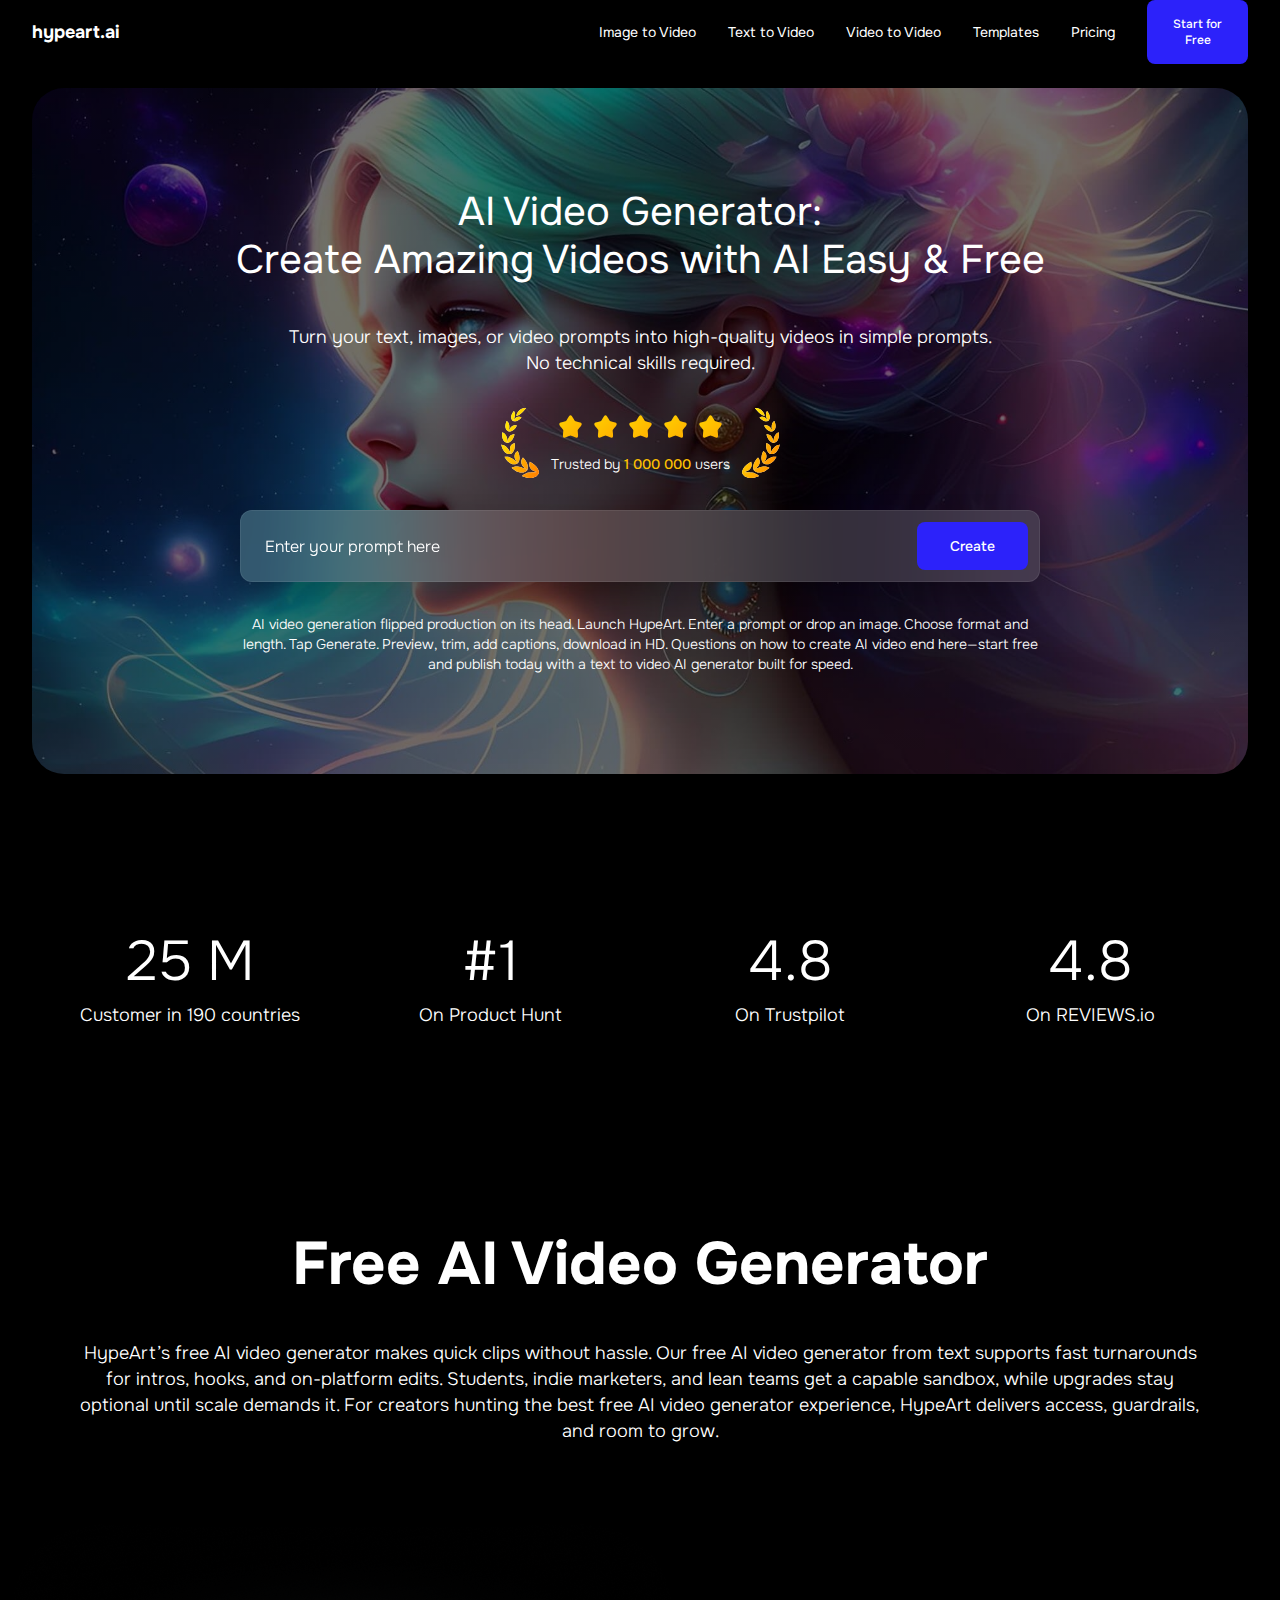
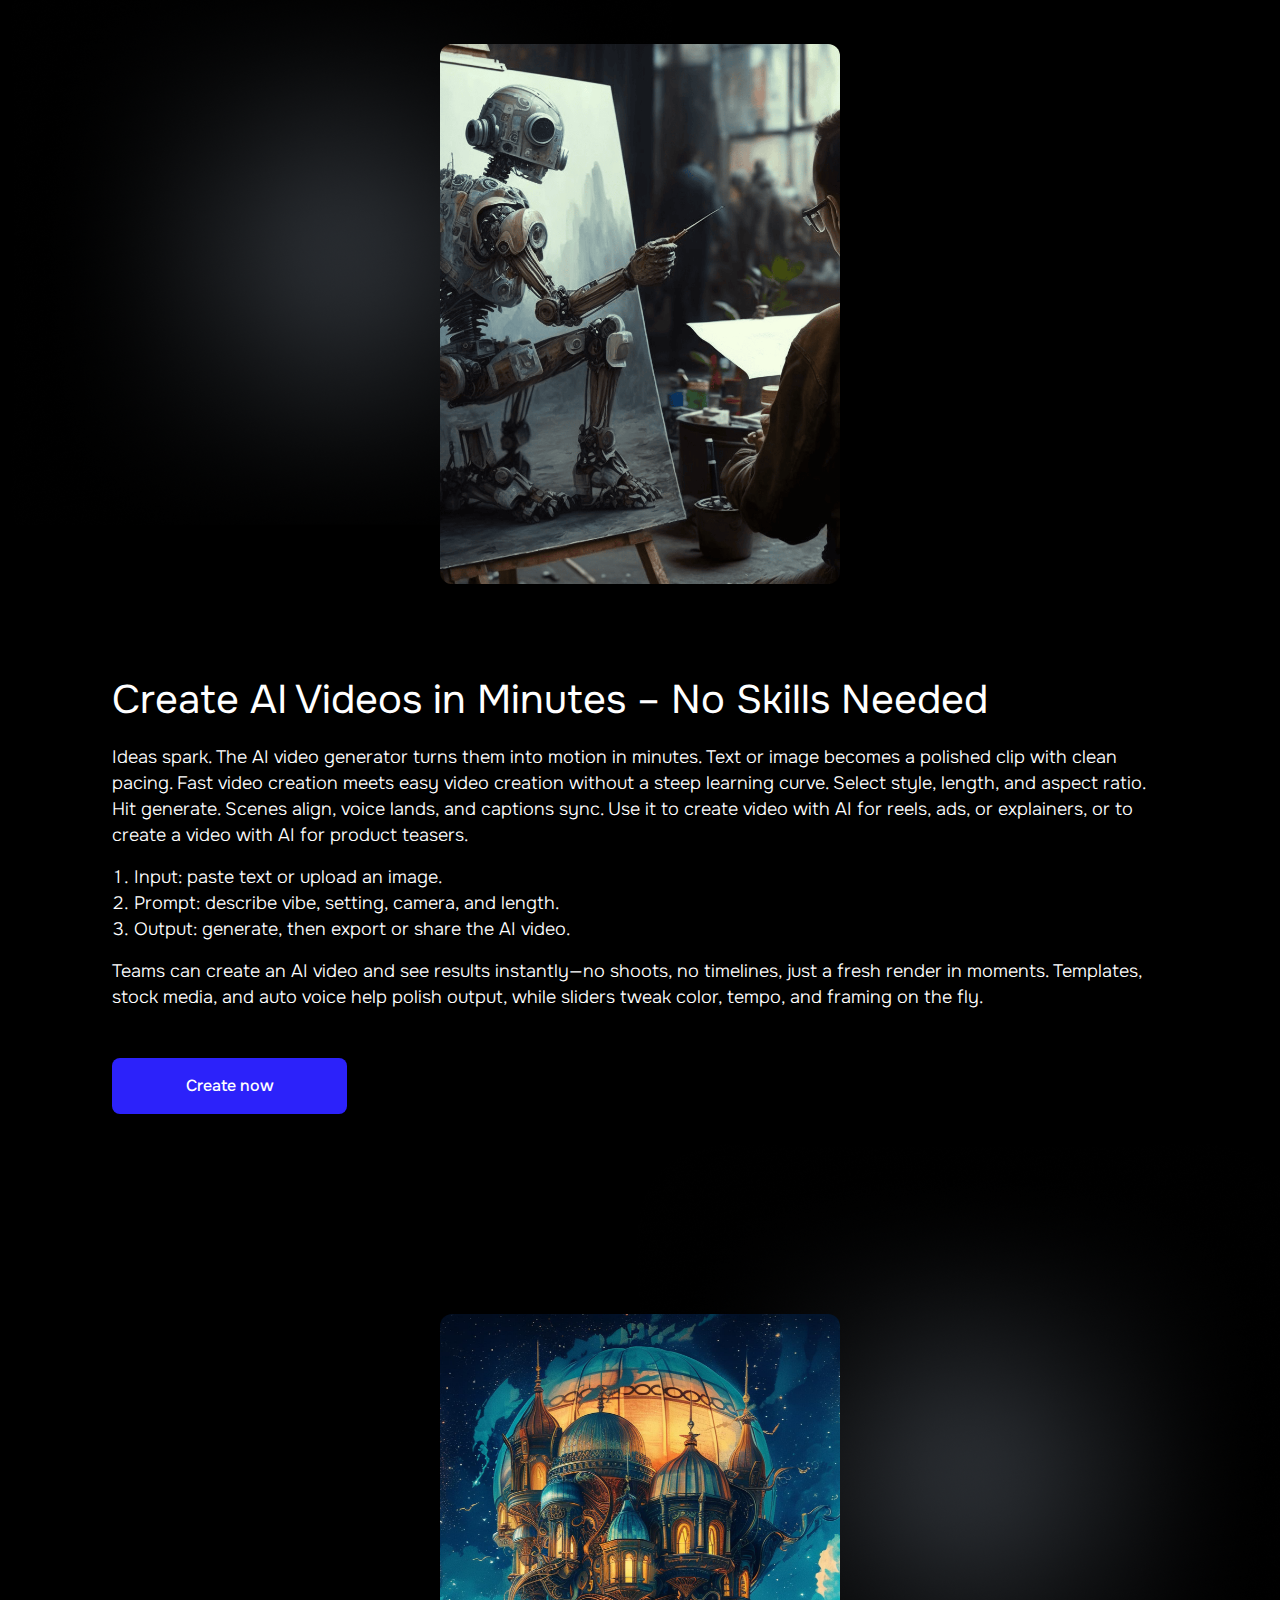
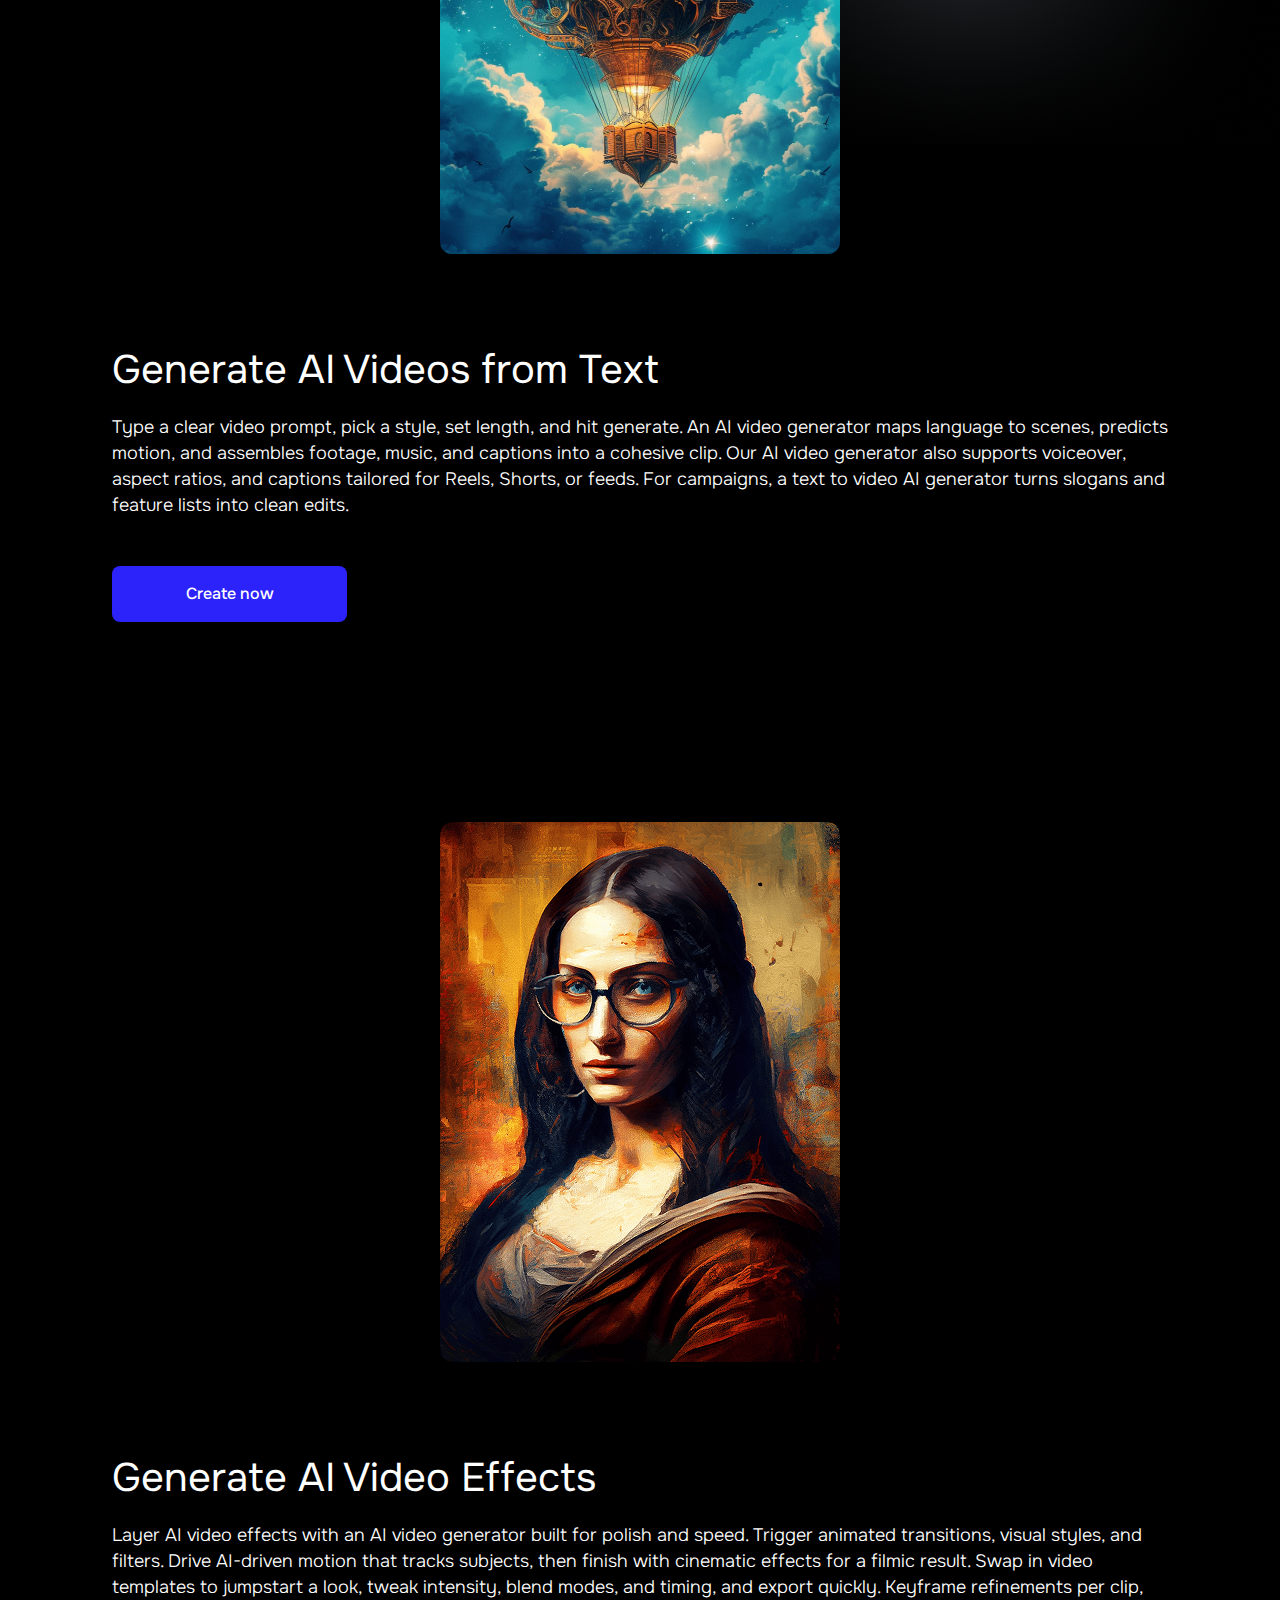
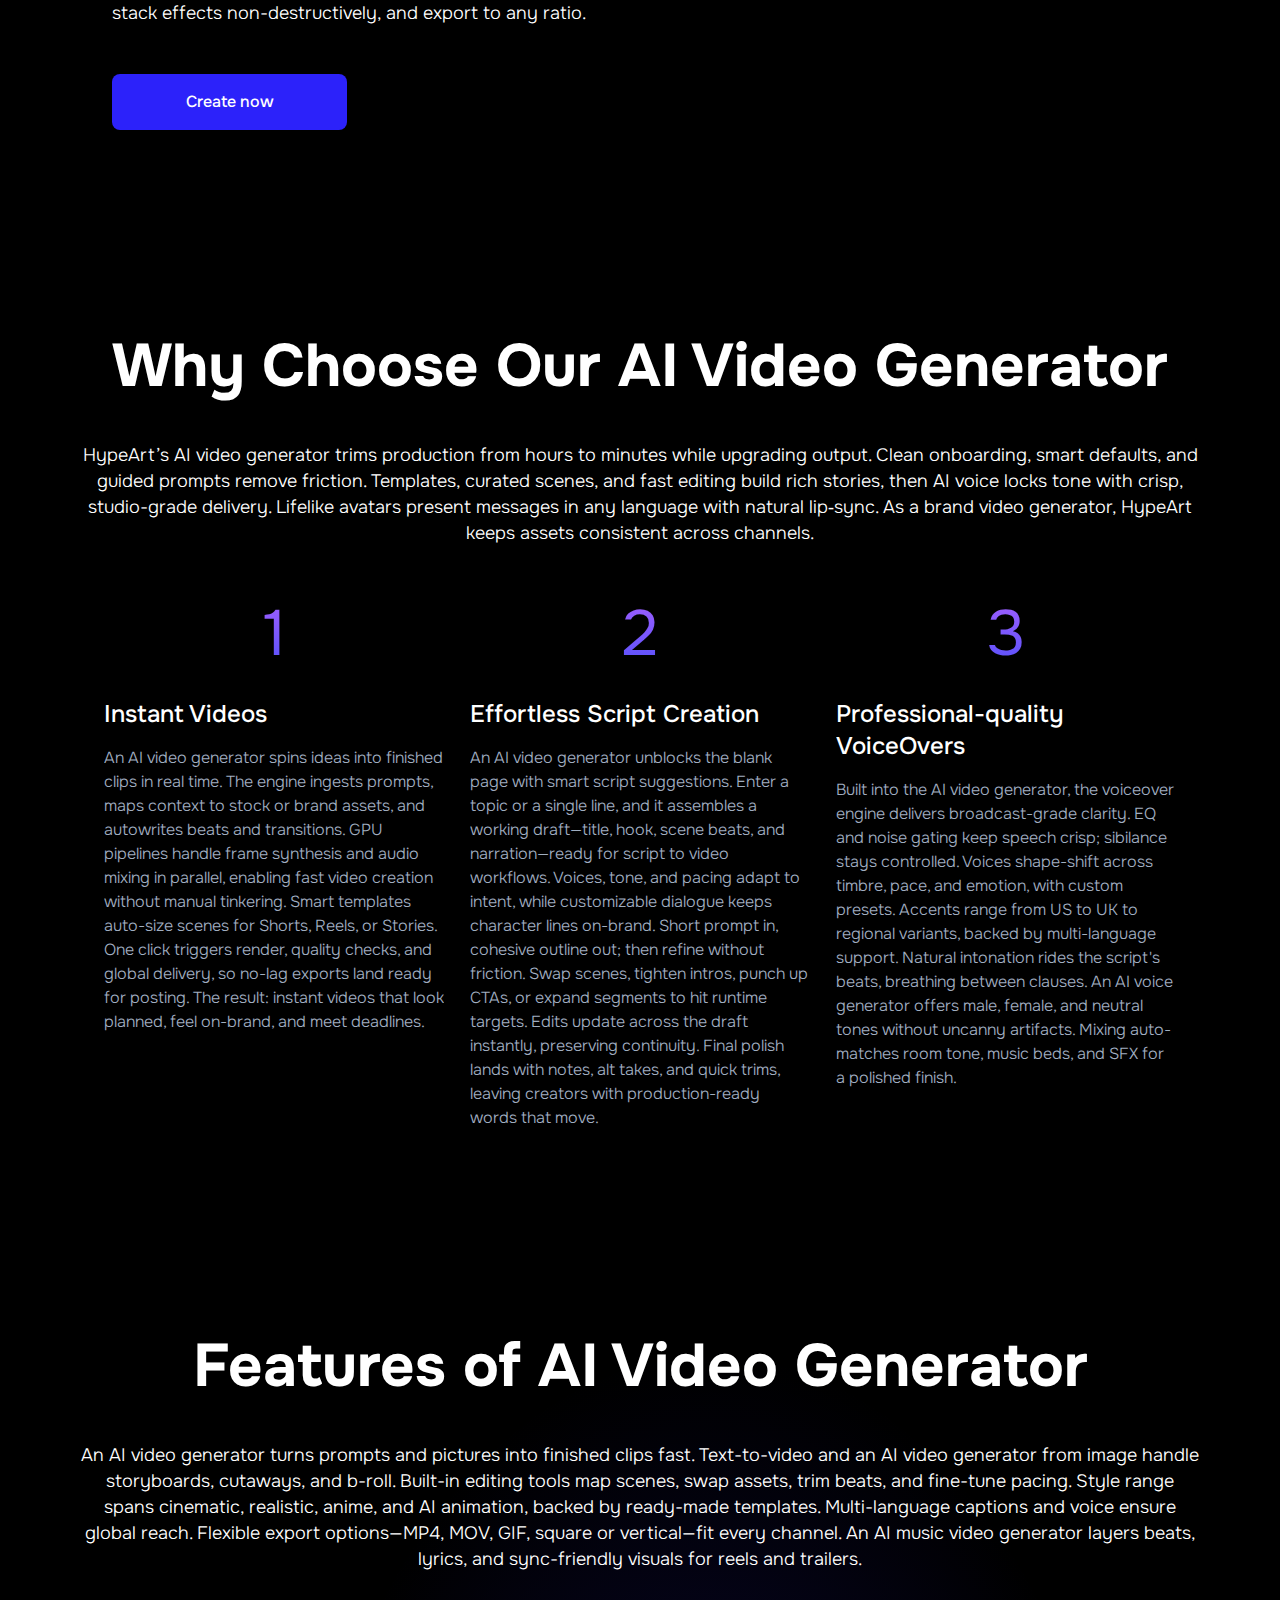
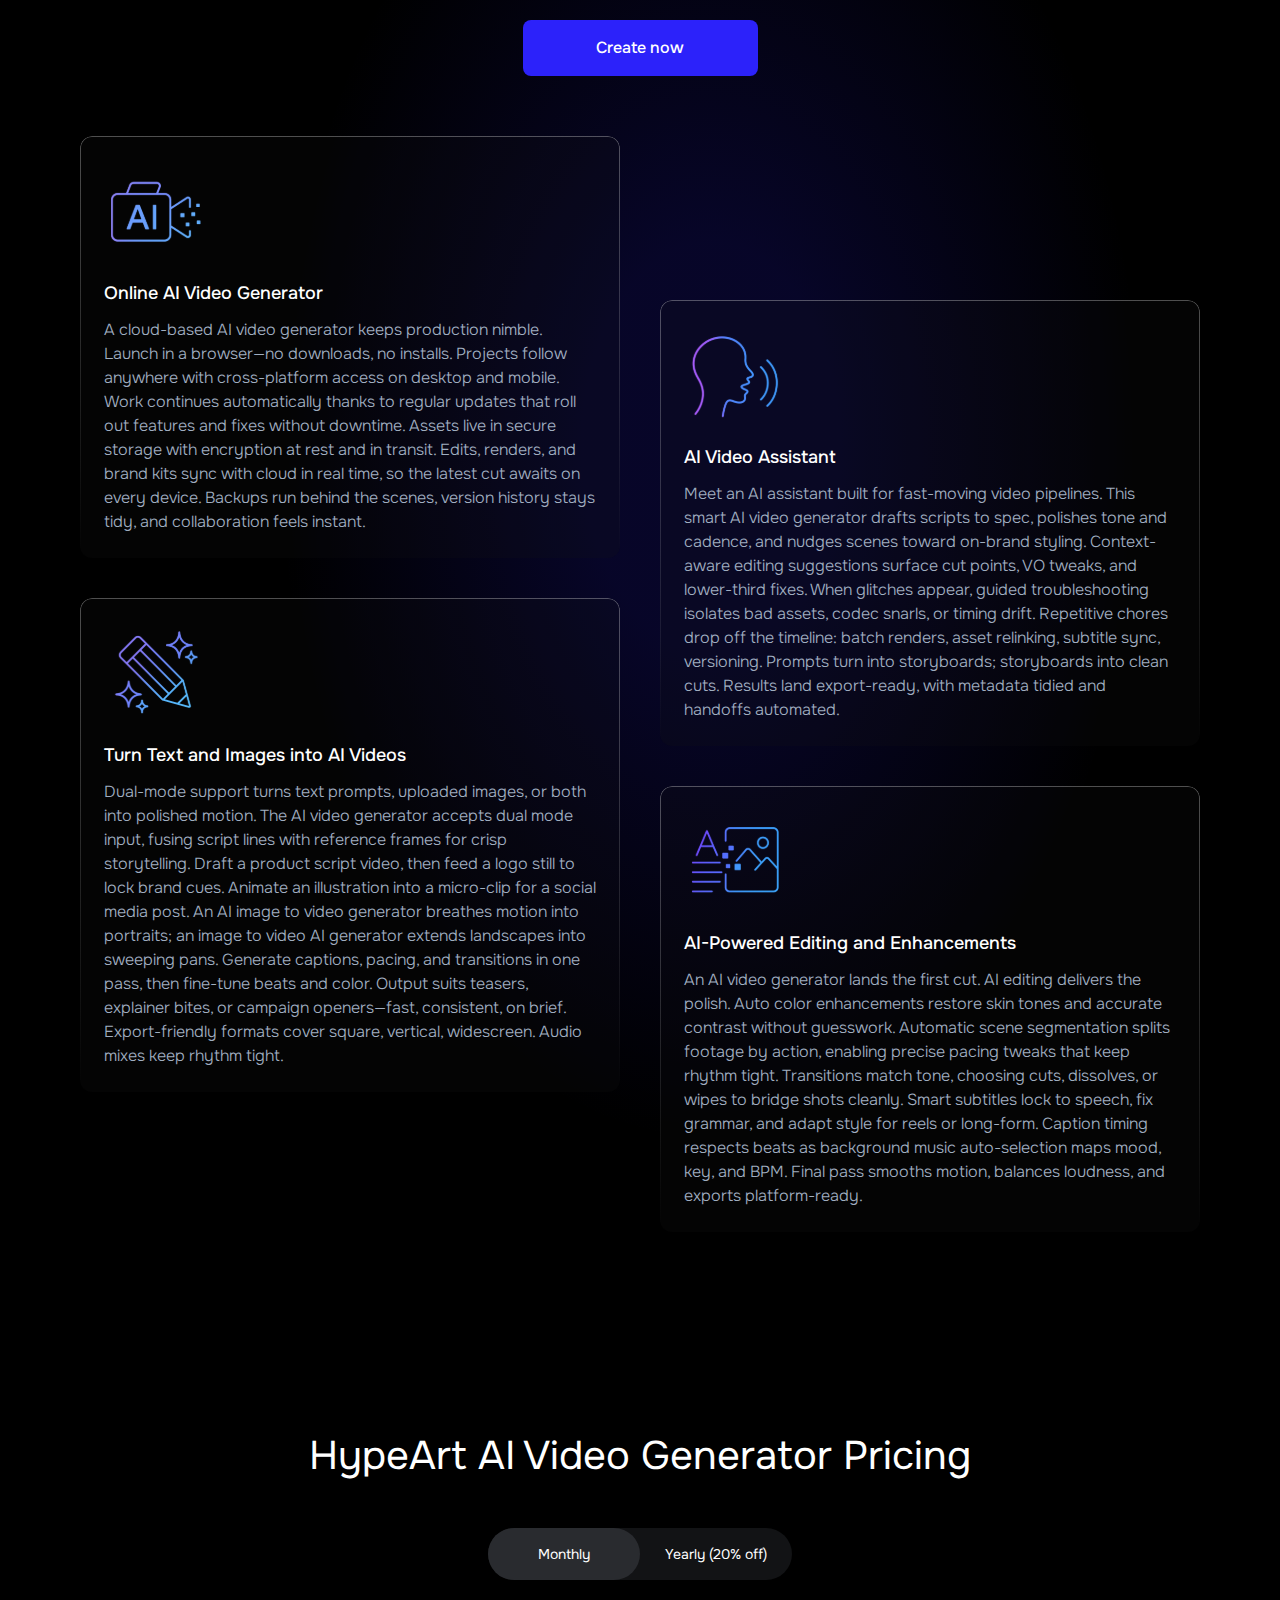
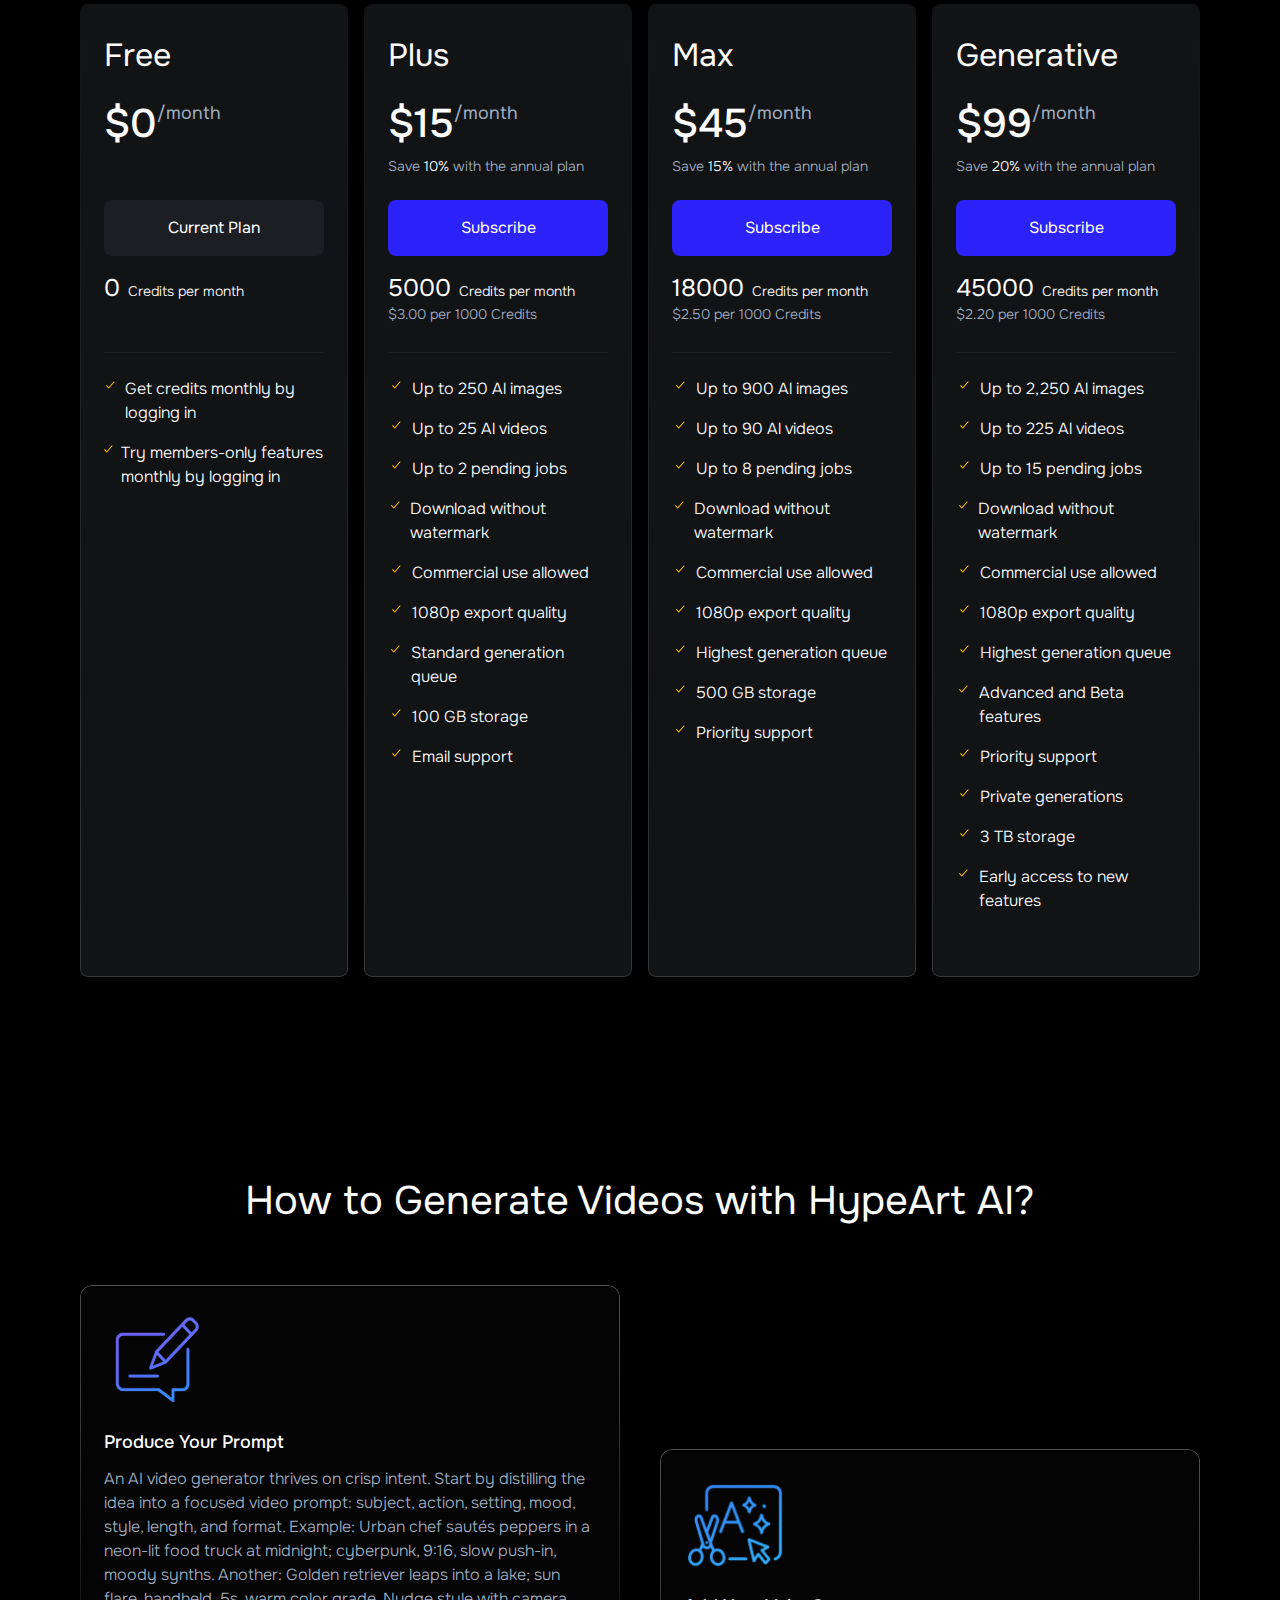
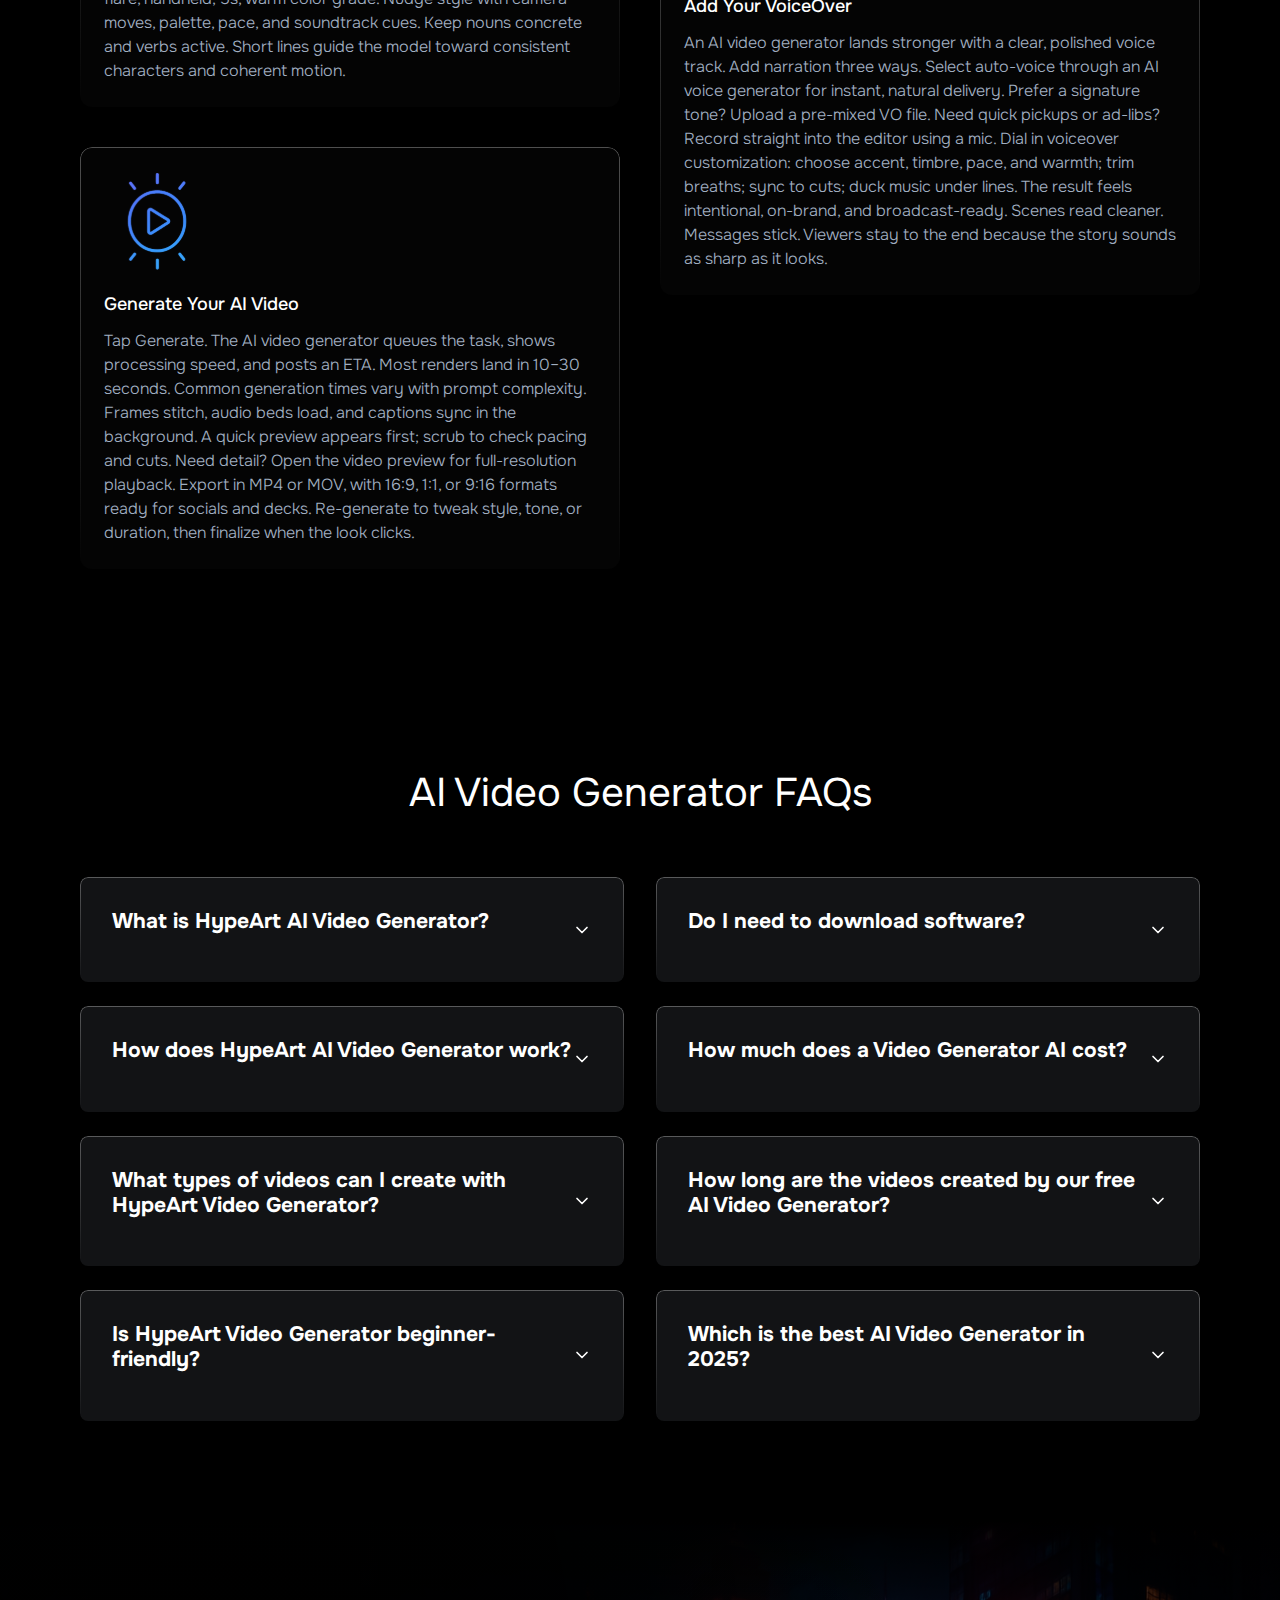
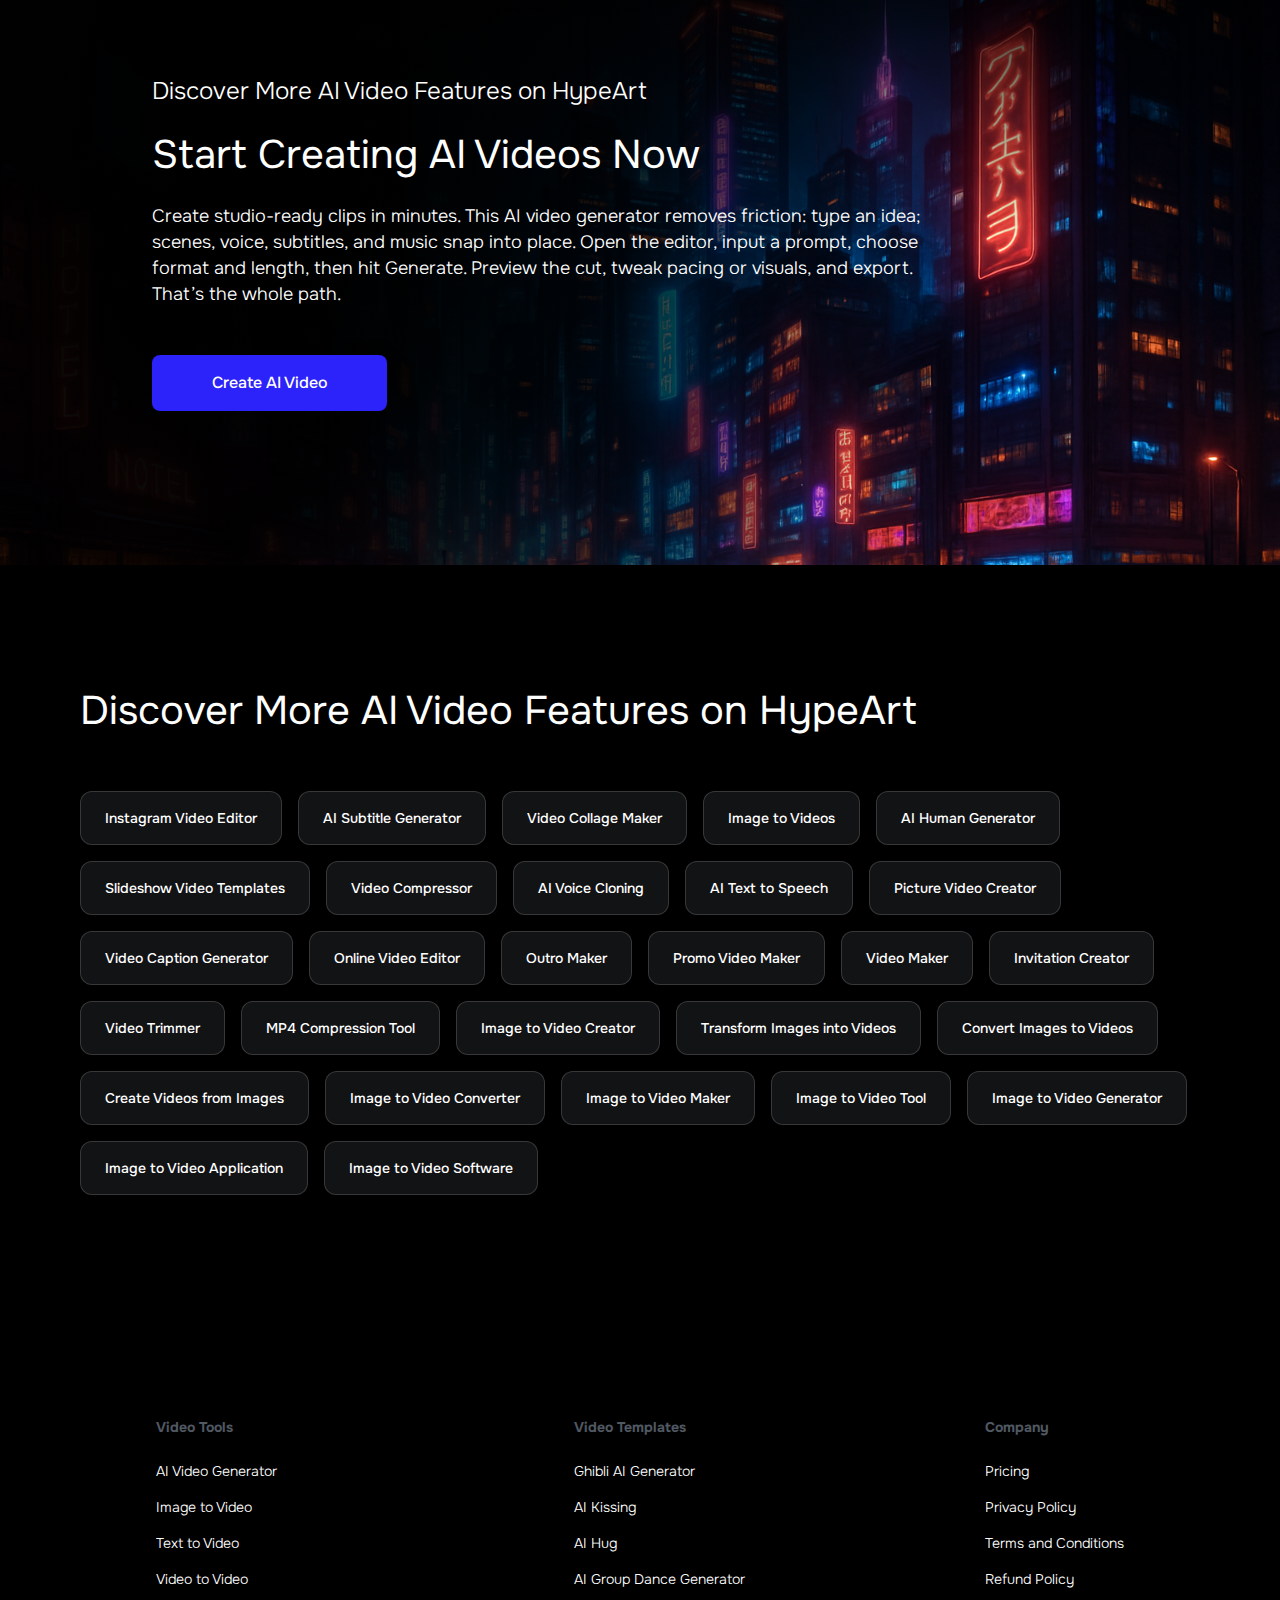
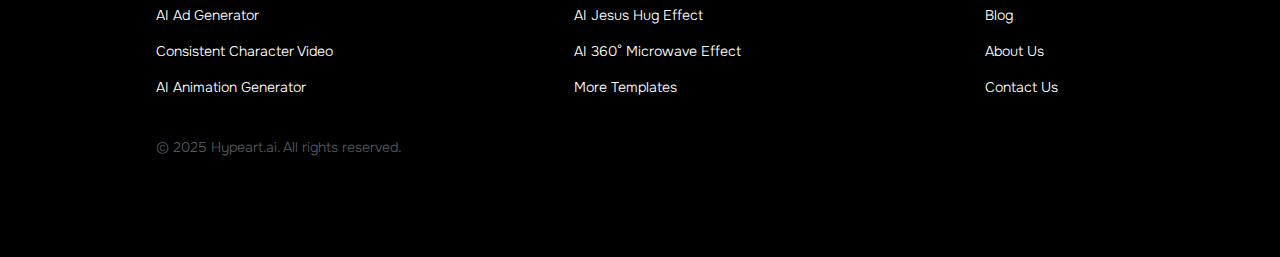
<file: index.html>
<!DOCTYPE html>
<html lang="en">

<head>
  <meta charset="UTF-8">
  <meta name="viewport" content="width=device-width, initial-scale=1.0">
  <title>AI Video Generator: Create Videos from Text with HypeArt</title>
  <meta name="description"
    content="Best free AI video generator to turn text into engaging videos. No skills needed. Perfect for social media, marketing, education, and more." />
  <link rel="icon" href="assets/favicon.ico" type="image/x-icon">
  <link rel="shortcut icon" href="assets/favicon.ico" type="image/x-icon">
  <link rel="canonical" href="https://hypeart.ai/" />
  <link rel="stylesheet" href="css/variables.css">
  <link rel="stylesheet" href="css/normalize.css">
  <link rel="stylesheet" href="css/style.css">
  <link rel="stylesheet" href="css/media.css">
  <link rel="preconnect" href="https://fonts.googleapis.com">
  <link rel="preconnect" href="https://fonts.gstatic.com" crossorigin>
  <link href="https://fonts.googleapis.com/css2?family=Onest:wght@100..900&display=swap" rel="stylesheet">

  <script type="application/ld+json">
  {
    "@context": "https://schema.org",
    "@type": "Organization",
    "name": "Hypeart.ai",
    "url": "https://hypeart.ai/",
    "logo": "https://hypeart.ai/assets/images/logo.png",
    "inLanguage": "en"
  }
  </script>

  <script type="application/ld+json">
  {
    "@context": "https://schema.org",
    "@type": "FAQPage",
    "inLanguage": "en",
    "mainEntity": [
      {
        "@type": "Question",
        "name": "What is HypeArt AI Video Generator?",
        "acceptedAnswer": {
          "@type": "Answer",
          "text": "HypeArt AI Video Generator is an AI tool that transforms prompts, images, or scripts into polished, editable clips. This AI video generator handles text-to-video, image-to-video, and auto storyboarding. Core features include style presets, b‑roll creation, motion effects, realistic voiceovers, auto‑captions, music beds, and multi‑aspect exports. Fine-tune with timeline or command edits, swap scenes, adjust pacing, then render in HD. Ideal for social posts, explainers, ads, and prototypes, with fast turnaround and brand‑ready results"
        }
      },
      {
        "@type": "Question",
        "name": "How does HypeArt AI Video Generator work?",
        "acceptedAnswer": {
          "@type": "Answer",
          "text": "Start with a prompt. HypeArt parses intent, tone, and targets. The AI video generator drafts a script, builds a shot plan, and selects stock, generated visuals, and B-roll. Voices, music, and captions auto-match beats. Scenes assemble on a smart timeline with brand presets, aspect ratio, and duration set upfront. Edits accept natural-language tweaks. Rendering optimizes bitrate, color, and loudness, then exports to platform-ready formats. This text to video AI generator workflow moves scripted-to-screen in minutes with consistent pacing, visuals, and VO alignment"
        }
      },
      {
        "@type": "Question",
        "name": "What types of videos can I create with HypeArt Video Generator?",
        "acceptedAnswer": {
          "@type": "Answer",
          "text": "HypeArt’s AI video generator covers core needs across social, marketing, product, personal, and animation. Spin reels, square posts, or widescreen explainers with video formats and aspect ratios. Build campaign teasers, UGC-style ads, and promo cutdowns. Showcase product demos, feature reveals, and logo stingers. Capture personal stories, slideshows, and event recaps"
        }
      },
      {
        "@type": "Question",
        "name": "Is HypeArt Video Generator beginner-friendly?",
        "acceptedAnswer": {
          "@type": "Answer",
          "text": "HypeArt lands softly for newcomers. The AI video generator guides creation from prompt to preview without steep learning curves. Templates open with pre-set scenes; swap media, tweak text, press export. No prior skills needed; tooltips explain controls, and undo keeps experiments safe. Minimal steps, quick feedback, and UI simplicity deliver ease of use. Good for first edits, fast drafts, and everyday social posts."
        }
      },
      {
        "@type": "Question",
        "name": "Do I need to download software?",
        "acceptedAnswer": {
          "@type": "Answer",
          "text": "An AI video generator runs entirely online. The service is cloud-based, built for instant startup and steady rendering. Sign in, draft, export. Projects autosave and sync across devices, so a subway edit resumes on a desktop"
        }
      },
      {
        "@type": "Question",
        "name": "How much does a Video Generator AI cost?",
        "acceptedAnswer": {
          "@type": "Answer",
          "text": "An AI video generator sits in a clear pricing breakdown. Free tiers cap minutes, resolution, and exports. Paid unlocks longer clips, watermark removal, faster renders, and commercial rights"
        }
      },
      {
        "@type": "Question",
        "name": "How long are the videos created by our free AI Video Generator?",
        "acceptedAnswer": {
          "@type": "Answer",
          "text": "Free video length is 5–8 seconds per clip. Projects from the AI video generator render in MP4, with output duration tuned for teasers and social posts. Standard resolution hits 1080p; a faster 720p export is available. Square, vertical, and widescreen ratios are supported"
        }
      },
      {
        "@type": "Question",
        "name": "Which is the best AI Video Generator in 2025?",
        "acceptedAnswer": {
          "@type": "Answer",
          "text": "HypeArt ranks among leaders for AI video generator needs in 2025. Production-grade output, scene-level control, and style-locking keep characters consistent across shots. A fast timeline editor, voice and subtitle pipelines, and one-click localization speed delivery"
        }
      }
    ]
  }
  </script>
  <!-- Google tag (gtag.js) -->
  <script async src="https://www.googletagmanager.com/gtag/js?id=G-WBZZ8PR56Q"></script>
  <script>
    window.dataLayer = window.dataLayer || [];
    function gtag() { dataLayer.push(arguments); }
    gtag('js', new Date());

    gtag('config', 'G-WBZZ8PR56Q');
  </script>
</head>

<body>
  <header class="header">
    <nav class="nav">
      <div class="nav__logo flex-center">
        <a href="#" class="nav__logo-link">hypeart.ai</a>
      </div>
      <div class="nav__menu flex-center">
        <ul class="nav__links">
          <li class="nav__item"><a href="#image-to-video" class="nav__link">Image to Video</a></li>
          <li class="nav__item"><a href="#text-to-video" class="nav__link">Text to Video</a></li>
          <li class="nav__item"><a href="#video-to-video" class="nav__link">Video to Video</a></li>
          <li class="nav__item"><a href="#templates" class="nav__link">Templates</a></li>
          <li class="nav__item"><a href="#pricing" class="nav__link">Pricing</a></li>
        </ul>
        <a href="/auth/registration" class="btn btn-header flex-center-all">Start for Free</a>
      </div>
      <div class="menu-toggle">
        <span></span>
        <span></span>
        <span></span>
      </div>
    </nav>
  </header>

  <section class="block-1 flex-center-all">
    <div class="container">
      <div class="block-1__content">
        <h1 class="block-1__title">AI Video Generator:
          <br>
          Create Amazing Videos with AI Easy & Free
        </h1>
        <div class="block-1__subtitle">
          <div>Turn your text, images, or video prompts into high-quality videos in simple prompts.</div>
          <div>No technical skills required.</div>
        </div>
        <div class="block-1__trust flex-center-all">
          <img src="assets/images/wreath-left.svg" alt="Wreath Left" class="block-1__trust-wreath-left">
          <div class="block-1__trust-content">
            <div class="block-1__trust-stars flex-center-all">
              <img src="assets/images/star.svg" alt="Star" class="block-1__trust-star">
              <img src="assets/images/star.svg" alt="Star" class="block-1__trust-star">
              <img src="assets/images/star.svg" alt="Star" class="block-1__trust-star">
              <img src="assets/images/star.svg" alt="Star" class="block-1__trust-star">
              <img src="assets/images/star.svg" alt="Star" class="block-1__trust-star">
            </div>
            <div class="block-1__trust-text">
              Trusted by <span class="block-1__trust-highlight">1 000 000</span> users
            </div>
          </div>
          <img src="assets/images/wreath-right.svg" alt="Wreath Right" class="block-1__trust-wreath-right">
        </div>
        <div class="block-1__input-container">
          <input type="text" class="block-1__input" placeholder="Enter your prompt here">
          <button class="block-1__input-button flex-center-all"
            onclick="window.location.href='/registration/'">Create</button>
        </div>
        <div class="block-1__prompt-text">
          AI video generation flipped production on its head. Launch HypeArt. Enter a prompt or drop an image. Choose
          format and length.
          Tap Generate. Preview, trim, add captions, download in HD. Questions on how to create AI video end here—start
          free and publish today with
          a text to video AI generator built for speed.
        </div>
      </div>
    </div>
  </section>

  <section class="block-2 flex-center-all">
    <div class="container container-block-2 flex-center-all">
      <div class="block-2__content">
        <div class="block-2__stats-container">
          <div class="block-2__stat-item">
            <p class="block-2__stat-title">25 M</p>
            <p class="block-2__stat-text">Customer in 190 countries</p>
          </div>
          <div class="block-2__stat-item">
            <p class="block-2__stat-title">#1</p>
            <p class="block-2__stat-text">On Product Hunt</p>
          </div>
          <div class="block-2__stat-item">
            <p class="block-2__stat-title">4.8</p>
            <p class="block-2__stat-text">On Trustpilot</p>
          </div>
          <div class="block-2__stat-item">
            <p class="block-2__stat-title">4.8</p>
            <p class="block-2__stat-text">On REVIEWS.io</p>
          </div>
        </div>
      </div>
    </div>
  </section>

  <section class="block-3 flex-center-all">
    <div class="conteiner container-block-3 flex-center-all">
      <div class="block-3__content">
        <div class="block-3__title">
          <h2>Free AI Video Generator</h2>
        </div>
        <div class="block-3__subtitle">
          <div>HypeArt’s free AI video generator makes quick clips without hassle. Our free AI video generator from text
            supports fast turnarounds for intros, hooks, and on-platform edits. Students, indie marketers, and lean
            teams get a capable sandbox, while upgrades stay optional until scale demands it. For creators hunting the
            best free AI video generator experience, HypeArt delivers access, guardrails, and room to grow.</div>
        </div>
      </div>
    </div>
  </section>

  <section class="block-4">
    <div class="container container-block-4 flex-center-all">
      <div class="block-4__content">
        <div class="block-4__feature-container">
          <div class="block-4__image-container">
            <img src="assets/images/block-4-1.png" alt="Create AI Videos in Minutes – No Skills Needed"
              class="block-4__image">
          </div>
          <div class="block-4__text-container">
            <h3 class="block-4__feature-title">Create AI Videos in Minutes – No Skills Needed</h3>
            <p class="block-4__feature-description">Ideas spark. The AI video generator turns them into motion in
              minutes. Text or image becomes a polished clip with clean pacing. Fast video creation meets easy video
              creation without a steep learning curve. Select style, length, and aspect ratio. Hit generate. Scenes
              align, voice lands, and captions sync. Use it to create video with AI for reels, ads, or explainers, or to
              create a video with AI for product teasers.</p>
            <ol class="block-4__feature-description description-ol">
              <li>Input: paste text or upload an image.</li>
              <li>Prompt: describe vibe, setting, camera, and length.</li>
              <li>Output: generate, then export or share the AI video.</li>
            </ol>
            <p class="block-4__feature-description">Teams can create an AI video and see results instantly—no shoots, no
              timelines, just a fresh render in moments. Templates, stock media, and auto voice help polish output,
              while sliders tweak color, tempo, and framing on the fly.</p>
            <a href="/auth/registration" class="btn btn-branded flex-center-all block-4__button">Create now</a>
          </div>
          <img class="block-4__background" src="assets/images/lightning.png" alt="lightning">
        </div>

        <div class="block-4__feature-container block-4__feature-container--reverse flex-center-all">
          <div class="block-4__image-container">
            <img src="assets/images/block-4-2.jpg" alt="Generate AI Videos from Text" class="block-4__image">
          </div>
          <div class="block-4__text-container">
            <h3 class="block-4__feature-title">Generate AI Videos from Text</h3>
            <p class="block-4__feature-description">Type a clear video prompt, pick a style, set length, and hit
              generate. An AI video generator maps language to scenes, predicts motion, and assembles footage, music,
              and captions into a cohesive clip. Our AI video generator also supports voiceover, aspect ratios, and
              captions tailored for Reels, Shorts, or feeds. For campaigns, a text to video AI generator turns slogans
              and feature lists into clean edits.</p>
            <a href="/auth/registration" class="btn btn-branded flex-center-all block-4__button">Create now</a>
          </div>
          <img class="block-4__background-sec" src="assets/images/lightning.png" alt="lightning">
        </div>

        <div class="block-4__feature-container">
          <div class="block-4__image-container">
            <img src="assets/images/block-4-3.png" alt="Generate AI Video Effects" class="block-4__image">
          </div>
          <div class="block-4__text-container">
            <h3 class="block-4__feature-title">Generate AI Video Effects</h3>
            <p class="block-4__feature-description">Layer AI video effects with an AI video generator built for polish
              and speed. Trigger animated transitions, visual styles, and filters. Drive AI-driven motion that tracks
              subjects, then finish with cinematic effects for a filmic result. Swap in video templates to jumpstart a
              look, tweak intensity, blend modes, and timing, and export quickly. Keyframe refinements per clip, stack
              effects non-destructively, and export to any ratio. </p>
            <a href="/auth/registration" class="btn btn-branded flex-center-all block-4__button">Create now</a>
          </div>
        </div>
      </div>
    </div>
  </section>

  <!-- Section block-5 is hidden as per requirements -->

  <section class="block-6 flex-center-all">
    <div class="conteiner container-block-6 flex-center-all">
      <div class="block-6__content">
        <div class="block-6__title">
          <h2>Why Choose Our AI Video Generator</h2>
        </div>
        <div class="block-6__subtitle">
          <div>HypeArt’s AI video generator trims production from hours to minutes while upgrading output. Clean
            onboarding, smart defaults, and guided prompts remove friction. Templates, curated scenes, and fast editing
            build rich stories, then AI voice locks tone with crisp, studio-grade delivery. Lifelike avatars present
            messages in any language with natural lip‑sync. As a brand video generator, HypeArt keeps assets consistent
            across channels.</div>
        </div>
        <div class="block-6__cards-container">
          <!-- Card 1 -->
          <div class="block-6__card">
            <div class="block-6__card-content">
              <span class="block-6__card-num">1</span>
              <h3 class="block-6__card-title">Instant Videos</h3>
              <p class="block-6__card-text">An AI video generator spins ideas into finished clips in real time. The
                engine ingests prompts, maps context to stock or brand assets, and autowrites beats and transitions. GPU
                pipelines handle frame synthesis and audio mixing in parallel, enabling fast video creation without
                manual tinkering. Smart templates auto-size scenes for Shorts, Reels, or Stories. One click triggers
                render, quality checks, and global delivery, so no-lag exports land ready for posting. The result:
                instant videos that look planned, feel on-brand, and meet deadlines.</p>
            </div>
          </div>

          <!-- Card 2 -->
          <div class="block-6__card">
            <div class="block-6__card-content">
              <span class="block-6__card-num">2</span>
              <h3 class="block-6__card-title">Effortless Script Creation</h3>
              <p class="block-6__card-text">An AI video generator unblocks the blank page with smart script suggestions.
                Enter a topic or a single line, and it assembles a working draft—title, hook, scene beats, and
                narration—ready for script to video workflows. Voices, tone, and pacing adapt to intent, while
                customizable dialogue keeps character lines on-brand. Short prompt in, cohesive outline out; then refine
                without friction. Swap scenes, tighten intros, punch up CTAs, or expand segments to hit runtime targets.
                Edits update across the draft instantly, preserving continuity. Final polish lands with notes, alt
                takes, and quick trims, leaving creators with production-ready words that move.</p>
            </div>
          </div>

          <!-- Card 3 -->
          <div class="block-6__card">
            <div class="block-6__card-content">
              <span class="block-6__card-num">3</span>
              <h3 class="block-6__card-title">Professional-quality VoiceOvers</h3>
              <p class="block-6__card-text">Built into the AI video generator, the voiceover engine delivers
                broadcast-grade clarity. EQ and noise gating keep speech crisp; sibilance stays controlled. Voices
                shape-shift across timbre, pace, and emotion, with custom presets. Accents range from US to UK to
                regional variants, backed by multi-language support. Natural intonation rides the script's beats,
                breathing between clauses. An AI voice generator offers male, female, and neutral tones without uncanny
                artifacts. Mixing auto-matches room tone, music beds, and SFX for a polished finish.</p>
            </div>
          </div>
        </div>
      </div>
    </div>
  </section>

  <section class="block-7 flex-center-all">
    <div class="conteiner container-block-7 flex-center-all">
      <div class="block-7__content">
        <div class="block-7__content-text flex-center-all">
          <div class="block-7__title">
            <h2>Features of AI Video Generator</h2>
          </div>
          <div class="block-7__subtitle">
            <div>An AI video generator turns prompts and pictures into finished clips fast. Text-to-video and an AI
              video generator from image handle storyboards, cutaways, and b-roll. Built-in editing tools map scenes,
              swap assets, trim beats, and fine-tune pacing. Style range spans cinematic, realistic, anime, and AI
              animation, backed by ready-made templates. Multi-language captions and voice ensure global reach. Flexible
              export options—MP4, MOV, GIF, square or vertical—fit every channel. An AI music video generator layers
              beats, lyrics, and sync-friendly visuals for reels and trailers.</div>
          </div>
          <a href="/auth/registration" class="btn btn-branded flex-center-all block-7__button">Create now</a>
        </div>
        <div class="block-7__cards-wrapper">
          <div class="block-7__cards-container">
            <!-- Card 1 -->
            <div class="block-7__card">
              <div class="block-7__card-content">
                <img src="assets/images/block-7-1.svg" alt="Online AI Video Generator" class="block-7__card-img">
                <h3 class="block-7__card-title">Online AI Video Generator</h3>
                <p class="block-7__card-text">A cloud-based AI video generator keeps production nimble. Launch in a
                  browser—no downloads, no installs. Projects follow anywhere with cross-platform access on desktop and
                  mobile. Work continues automatically thanks to regular updates that roll out features and fixes
                  without downtime. Assets live in secure storage with encryption at rest and in transit. Edits,
                  renders, and brand kits sync with cloud in real time, so the latest cut awaits on every device.
                  Backups run behind the scenes, version history stays tidy, and collaboration feels instant.</p>
              </div>
            </div>
            <!-- Card 2 -->
            <div class="block-7__card">
              <div class="block-7__card-content">
                <img src="assets/images/block-7-2.svg" alt="Turn Text and Images into AI Videos"
                  class="block-7__card-img">
                <h3 class="block-7__card-title">Turn Text and Images into AI Videos</h3>
                <p class="block-7__card-text">Dual-mode support turns text prompts, uploaded images, or both into
                  polished motion. The AI video generator accepts dual mode input, fusing script lines with reference
                  frames for crisp storytelling. Draft a product script video, then feed a logo still to lock brand
                  cues. Animate an illustration into a micro-clip for a social media post. An AI image to video
                  generator breathes motion into portraits; an image to video AI generator extends landscapes into
                  sweeping pans. Generate captions, pacing, and transitions in one pass, then fine-tune beats and color.
                  Output suits teasers, explainer bites, or campaign openers—fast, consistent, on brief. Export-friendly
                  formats cover square, vertical, widescreen. Audio mixes keep rhythm tight.</p>
              </div>
            </div>
          </div>
          <div class="block-7__cards-container">
            <!-- Card 3 -->
            <div class="block-7__card">
              <div class="block-7__card-content">
                <img src="assets/images/block-7-3.svg" alt="AI Video Assistant" class="block-7__card-img">
                <h3 class="block-7__card-title">AI Video Assistant</h3>
                <p class="block-7__card-text">Meet an AI assistant built for fast-moving video pipelines. This smart AI
                  video generator drafts scripts to spec, polishes tone and cadence, and nudges scenes toward on-brand
                  styling. Context-aware editing suggestions surface cut points, VO tweaks, and lower-third fixes. When
                  glitches appear, guided troubleshooting isolates bad assets, codec snarls, or timing drift. Repetitive
                  chores drop off the timeline: batch renders, asset relinking, subtitle sync, versioning. Prompts turn
                  into storyboards; storyboards into clean cuts. Results land export-ready, with metadata tidied and
                  handoffs automated.</p>
              </div>
            </div>
            <!-- Card 4 -->
            <div class="block-7__card">
              <div class="block-7__card-content">
                <img src="assets/images/block-7-4.svg" alt="AI-Powered Editing and Enhancements"
                  class="block-7__card-img">
                <h3 class="block-7__card-title">AI-Powered Editing and Enhancements</h3>
                <p class="block-7__card-text">An AI video generator lands the first cut. AI editing delivers the polish.
                  Auto color enhancements restore skin tones and accurate contrast without guesswork. Automatic scene
                  segmentation splits footage by action, enabling precise pacing tweaks that keep rhythm tight.
                  Transitions match tone, choosing cuts, dissolves, or wipes to bridge shots cleanly. Smart subtitles
                  lock to speech, fix grammar, and adapt style for reels or long-form. Caption timing respects beats as
                  background music auto-selection maps mood, key, and BPM. Final pass smooths motion, balances loudness,
                  and exports platform-ready.</p>
              </div>
            </div>
          </div>
        </div>
      </div>
    </div>
  </section>

  <section id="pricing" class="block-8 flex-center-all">
    <div class="container container-block-8 flex-center-all">
      <div class="block-8__content">
        <h2 class="block-8__title">HypeArt AI Video Generator Pricing</h2>

        <div class="block-8__toggle-container">
          <div class="block-8__toggle">
            <div class="block-8__toggle-option block-8__toggle-option--active" data-period="monthly">Monthly</div>
            <div class="block-8__toggle-option" data-period="yearly">Yearly (20% off)</div>
          </div>
        </div>

        <div class="block-8__cards-container">
          <!-- Free Plan -->
          <div class="block-8__card" data-plan="free">
            <h3 class="block-8__card-title">Free</h3>
            <div class="block-8__card-price">
              <span class="block-8__card-price-amount">$0</span><span class="block-8__card-price-period">/month</span>
            </div>

            <div class="block-8__card-addons">
              <!-- Empty for Free plan -->
            </div>

            <div class="block-8__card-button-container">
              <a href="/auth/registration" class="block-8__card-button block-8__card-button--free">Current Plan</a>
              <div class="block-8__card-yearly">
                <div class="block-8__card-yearly-text-header"><span class="yearly-text-header__span" data-monthly="0"
                    data-yearly="0">0</span>Credits per month</div>
              </div>
            </div>

            <div class="block-8__card-divider"></div>

            <ul class="block-8__card-features">
              <li class="block-8__card-feature">
                <div class="block-8__card-feature-icon"></div>
                <span class="block-8__card-feature-text">Get credits monthly by logging in</span>
              </li>
              <li class="block-8__card-feature">
                <div class="block-8__card-feature-icon"></div>
                <span class="block-8__card-feature-text">Try members-only features monthly by logging in</span>
              </li>
            </ul>
          </div>

          <!-- Plus Plan -->
          <div class="block-8__card" data-plan="plus">
            <h3 class="block-8__card-title">Plus</h3>
            <div class="block-8__card-price">
              <span class="block-8__card-price-amount" data-monthly="15" data-yearly="13">$15</span><span
                class="block-8__card-price-period">/month</span>
            </div>

            <div class="block-8__card-addons">
              <div class="block-8__card-addons-text">Save <span class="addons-text__span">10%</span> with the annual
                plan</div>
            </div>

            <div class="block-8__card-button-container">
              <a href="/auth/registration" class="block-8__card-button">Subscribe</a>
              <div class="block-8__card-yearly">
                <div class="block-8__card-yearly-text-header">
                  <span class="yearly-text-header__span" data-monthly="5000" data-yearly="5000">5000</span>Credits per
                  month
                </div>
                <div class="block-8__card-yearly-text">
                  $<span class="price-per-credit" data-monthly="3.00" data-yearly="2.70">3.00</span> per 1000 Credits
                </div>
              </div>
            </div>

            <div class="block-8__card-divider"></div>

            <ul class="block-8__card-features">
              <li class="block-8__card-feature">
                <div class="block-8__card-feature-icon"></div>
                <span class="block-8__card-feature-text">Up to 250 Al images</span>
              </li>
              <li class="block-8__card-feature">
                <div class="block-8__card-feature-icon"></div>
                <span class="block-8__card-feature-text">Up to 25 Al videos</span>
              </li>
              <li class="block-8__card-feature">
                <div class="block-8__card-feature-icon"></div>
                <span class="block-8__card-feature-text">Up to 2 pending jobs</span>
              </li>
              <li class="block-8__card-feature">
                <div class="block-8__card-feature-icon"></div>
                <span class="block-8__card-feature-text">Download without watermark</span>
              </li>
              <li class="block-8__card-feature">
                <div class="block-8__card-feature-icon"></div>
                <span class="block-8__card-feature-text">Commercial use allowed</span>
              </li>
              <li class="block-8__card-feature">
                <div class="block-8__card-feature-icon"></div>
                <span class="block-8__card-feature-text">1080p export quality</span>
              </li>
              <li class="block-8__card-feature">
                <div class="block-8__card-feature-icon"></div>
                <span class="block-8__card-feature-text">Standard generation queue</span>
              </li>
              <li class="block-8__card-feature">
                <div class="block-8__card-feature-icon"></div>
                <span class="block-8__card-feature-text">100 GB storage</span>
              </li>
              <li class="block-8__card-feature">
                <div class="block-8__card-feature-icon"></div>
                <span class="block-8__card-feature-text">Email support</span>
              </li>
            </ul>
          </div>

          <!-- Max Plan -->
          <div class="block-8__card" data-plan="max">
            <h3 class="block-8__card-title">Max</h3>
            <div class="block-8__card-price">
              <span class="block-8__card-price-amount" data-monthly="45" data-yearly="38">$45</span><span
                class="block-8__card-price-period">/month</span>
            </div>

            <div class="block-8__card-addons">
              <div class="block-8__card-addons-text">Save <span class="addons-text__span">15%</span> with the annual
                plan</div>
            </div>

            <div class="block-8__card-button-container">
              <a href="/auth/registration" class="block-8__card-button">Subscribe</a>
              <div class="block-8__card-yearly">
                <div class="block-8__card-yearly-text-header">
                  <span class="yearly-text-header__span" data-monthly="18000" data-yearly="18000">18000</span>Credits
                  per month
                </div>
                <div class="block-8__card-yearly-text">
                  $<span class="price-per-credit" data-monthly="2.50" data-yearly="2.12">2.50</span> per 1000 Credits
                </div>
              </div>
            </div>

            <div class="block-8__card-divider"></div>

            <ul class="block-8__card-features">
              <li class="block-8__card-feature">
                <div class="block-8__card-feature-icon"></div>
                <span class="block-8__card-feature-text">Up to 900 Al images</span>
              </li>
              <li class="block-8__card-feature">
                <div class="block-8__card-feature-icon"></div>
                <span class="block-8__card-feature-text">Up to 90 Al videos</span>
              </li>
              <li class="block-8__card-feature">
                <div class="block-8__card-feature-icon"></div>
                <span class="block-8__card-feature-text">Up to 8 pending jobs</span>
              </li>
              <li class="block-8__card-feature">
                <div class="block-8__card-feature-icon"></div>
                <span class="block-8__card-feature-text">Download without watermark</span>
              </li>
              <li class="block-8__card-feature">
                <div class="block-8__card-feature-icon"></div>
                <span class="block-8__card-feature-text">Commercial use allowed</span>
              </li>
              <li class="block-8__card-feature">
                <div class="block-8__card-feature-icon"></div>
                <span class="block-8__card-feature-text">1080p export quality</span>
              </li>
              <li class="block-8__card-feature">
                <div class="block-8__card-feature-icon"></div>
                <span class="block-8__card-feature-text">Highest generation queue</span>
              </li>
              <li class="block-8__card-feature">
                <div class="block-8__card-feature-icon"></div>
                <span class="block-8__card-feature-text">500 GB storage</span>
              </li>
              <li class="block-8__card-feature">
                <div class="block-8__card-feature-icon"></div>
                <span class="block-8__card-feature-text">Priority support</span>
              </li>
            </ul>
          </div>

          <!-- Generative Plan -->
          <div class="block-8__card" data-plan="generative">
            <h3 class="block-8__card-title">Generative</h3>
            <div class="block-8__card-price">
              <span class="block-8__card-price-amount" data-monthly="99" data-yearly="79">$99</span><span
                class="block-8__card-price-period">/month</span>
            </div>

            <div class="block-8__card-addons">
              <div class="block-8__card-addons-text">Save <span class="addons-text__span">20%</span> with the annual
                plan</div>
            </div>

            <div class="block-8__card-button-container">
              <a href="/auth/registration" class="block-8__card-button">Subscribe</a>
              <div class="block-8__card-yearly">
                <div class="block-8__card-yearly-text-header">
                  <span class="yearly-text-header__span" data-monthly="45000" data-yearly="45000">45000</span>Credits
                  per month
                </div>
                <div class="block-8__card-yearly-text">
                  $<span class="price-per-credit" data-monthly="2.20" data-yearly="1.76">2.20</span> per 1000 Credits
                </div>
              </div>
            </div>

            <div class="block-8__card-divider"></div>

            <ul class="block-8__card-features">
              <li class="block-8__card-feature">
                <div class="block-8__card-feature-icon"></div>
                <span class="block-8__card-feature-text">Up to 2,250 Al images</span>
              </li>
              <li class="block-8__card-feature">
                <div class="block-8__card-feature-icon"></div>
                <span class="block-8__card-feature-text">Up to 225 Al videos</span>
              </li>
              <li class="block-8__card-feature">
                <div class="block-8__card-feature-icon"></div>
                <span class="block-8__card-feature-text">Up to 15 pending jobs</span>
              </li>
              <li class="block-8__card-feature">
                <div class="block-8__card-feature-icon"></div>
                <span class="block-8__card-feature-text">Download without watermark</span>
              </li>
              <li class="block-8__card-feature">
                <div class="block-8__card-feature-icon"></div>
                <span class="block-8__card-feature-text">Commercial use allowed</span>
              </li>
              <li class="block-8__card-feature">
                <div class="block-8__card-feature-icon"></div>
                <span class="block-8__card-feature-text">1080p export quality</span>
              </li>
              <li class="block-8__card-feature">
                <div class="block-8__card-feature-icon"></div>
                <span class="block-8__card-feature-text">Highest generation queue</span>
              </li>
              <li class="block-8__card-feature">
                <div class="block-8__card-feature-icon"></div>
                <span class="block-8__card-feature-text">Advanced and Beta features</span>
              </li>
              <li class="block-8__card-feature">
                <div class="block-8__card-feature-icon"></div>
                <span class="block-8__card-feature-text">Priority support</span>
              </li>
              <li class="block-8__card-feature">
                <div class="block-8__card-feature-icon"></div>
                <span class="block-8__card-feature-text">Private generations</span>
              </li>
              <li class="block-8__card-feature">
                <div class="block-8__card-feature-icon"></div>
                <span class="block-8__card-feature-text">3 TB storage</span>
              </li>
              <li class="block-8__card-feature">
                <div class="block-8__card-feature-icon"></div>
                <span class="block-8__card-feature-text">Early access to new features</span>
              </li>
            </ul>
          </div>
        </div>
      </div>
    </div>
  </section>

  <section class="block-9 flex-center-all">
    <div class="container container-block-9 flex-center-all">
      <div class="block-9__content">
        <h2 class="block-9__title">How to Generate Videos with HypeArt AI?</h2>
        <div class="block-9__cards-wrapper">
          <div class="block-9__cards-container">
            <!-- Card 1 -->
            <div class="block-9__card">
              <div class="block-9__card-content">
                <img src="assets/images/block-9-1.svg" alt="Produce Your Prompt" class="block-9__card-img">
                <h3 class="block-9__card-title">Produce Your Prompt</h3>
                <p class="block-9__card-text">An AI video generator thrives on crisp intent. Start by distilling the
                  idea
                  into a focused video prompt: subject, action, setting, mood, style, length, and format. Example: Urban
                  chef sautés peppers in a neon-lit food truck at midnight; cyberpunk, 9:16, slow push-in, moody synths.
                  Another: Golden retriever leaps into a lake; sun flare, handheld, 5s, warm color grade. Nudge style
                  with
                  camera moves, palette, pace, and soundtrack cues. Keep nouns concrete and verbs active. Short lines
                  guide the model toward consistent characters and coherent motion.</p>
              </div>
            </div>

            <!-- Card 2 -->
            <div class="block-9__card">
              <div class="block-9__card-content">
                <img src="assets/images/block-9-2.svg" alt="Generate Your AI Video" class="block-9__card-img">
                <h3 class="block-9__card-title">Generate Your AI Video</h3>
                <p class="block-9__card-text">Tap Generate. The AI video generator queues the task, shows processing
                  speed, and posts an ETA. Most renders land in 10–30 seconds. Common generation times vary with prompt
                  complexity. Frames stitch, audio beds load, and captions sync in the background. A quick preview
                  appears
                  first; scrub to check pacing and cuts. Need detail? Open the video preview for full-resolution
                  playback.
                  Export in MP4 or MOV, with 16:9, 1:1, or 9:16 formats ready for socials and decks. Re-generate to
                  tweak
                  style, tone, or duration, then finalize when the look clicks.</p>
              </div>
            </div>
          </div>

          <div class="block-9__cards-container">
            <!-- Card 3 -->
            <div class="block-9__card">
              <div class="block-9__card-content">
                <img src="assets/images/block-9-3.svg" alt="Add Your VoiceOver" class="block-9__card-img">
                <h3 class="block-9__card-title">Add Your VoiceOver</h3>
                <p class="block-9__card-text">An AI video generator lands stronger with a clear, polished voice track.
                  Add
                  narration three ways. Select auto-voice through an AI voice generator for instant, natural delivery.
                  Prefer a signature tone? Upload a pre-mixed VO file. Need quick pickups or ad-libs? Record straight
                  into
                  the editor using a mic. Dial in voiceover customization: choose accent, timbre, pace, and warmth; trim
                  breaths; sync to cuts; duck music under lines. The result feels intentional, on-brand, and
                  broadcast-ready. Scenes read cleaner. Messages stick. Viewers stay to the end because the story sounds
                  as sharp as it looks.</p>
              </div>
            </div>
          </div>
        </div>
      </div>
    </div>
  </section>

  <section class="block-10 flex-center-all">
    <div class="container container-block-10 flex-center-all">
      <div class="block-10__content">
        <h2 class="block-10__title">AI Video Generator FAQs</h2>

        <div class="block-10__wrapper">
          <div class="block-10__items-container">
            <div class="block-10__item">
              <div class="block-10__border"></div>
              <button class="block-10__question">
                <h3>What is HypeArt AI Video Generator?</h3>
                <svg class="block-10__icon" viewBox="0 0 24 24" fill="none">
                  <path d="M6 9L12 15L18 9" stroke="currentColor" stroke-width="2" stroke-linecap="round"
                    stroke-linejoin="round" />
                </svg>
              </button>
              <div class="block-10__answer">
                <p>HypeArt AI Video Generator is an AI tool that transforms prompts, images, or scripts into polished,
                  editable clips. This AI video generator handles text-to-video, image-to-video, and auto storyboarding.
                  Core features include style presets, b‑roll creation, motion effects, realistic voiceovers,
                  auto‑captions, music beds, and multi‑aspect exports. Fine-tune with timeline or command edits, swap
                  scenes, adjust pacing, then render in HD. Ideal for social posts, explainers, ads, and prototypes,
                  with fast turnaround and brand‑ready results.</p>
              </div>
            </div>

            <div class="block-10__item">
              <div class="block-10__border"></div>
              <button class="block-10__question">
                <h3>How does HypeArt AI Video Generator work?</h3>
                <svg class="block-10__icon" viewBox="0 0 24 24" fill="none">
                  <path d="M6 9L12 15L18 9" stroke="currentColor" stroke-width="2" stroke-linecap="round"
                    stroke-linejoin="round" />
                </svg>
              </button>
              <div class="block-10__answer">
                <p>Start with a prompt. HypeArt parses intent, tone, and targets. The AI video generator drafts a
                  script, builds a shot plan, and selects stock, generated visuals, and B-roll. Voices, music, and
                  captions auto-match beats. Scenes assemble on a smart timeline with brand presets, aspect ratio, and
                  duration set upfront. Edits accept natural-language tweaks. Rendering optimizes bitrate, color, and
                  loudness, then exports to platform-ready formats. This text to video AI generator workflow moves
                  scripted-to-screen in minutes with consistent pacing, visuals, and VO alignment.</p>
              </div>
            </div>

            <div class="block-10__item">
              <div class="block-10__border"></div>
              <button class="block-10__question">
                <h3>What types of videos can I create with HypeArt Video Generator?</h3>
                <svg class="block-10__icon" viewBox="0 0 24 24" fill="none">
                  <path d="M6 9L12 15L18 9" stroke="currentColor" stroke-width="2" stroke-linecap="round"
                    stroke-linejoin="round" />
                </svg>
              </button>
              <div class="block-10__answer">
                <p>HypeArt's AI video generator covers core needs across social, marketing, product, personal, and
                  animation. Spin reels, square posts, or widescreen explainers with video formats and aspect ratios.
                  Build campaign teasers, UGC-style ads, and promo cutdowns. Showcase product demos, feature reveals,
                  and logo stingers. Capture personal stories, slideshows, and event recaps.</p>
              </div>
            </div>

            <div class="block-10__item">
              <div class="block-10__border"></div>
              <button class="block-10__question">
                <h3>Is HypeArt Video Generator beginner-friendly?</h3>
                <svg class="block-10__icon" viewBox="0 0 24 24" fill="none">
                  <path d="M6 9L12 15L18 9" stroke="currentColor" stroke-width="2" stroke-linecap="round"
                    stroke-linejoin="round" />
                </svg>
              </button>
              <div class="block-10__answer">
                <p>HypeArt lands softly for newcomers. The AI video generator guides creation from prompt to preview
                  without steep learning curves. Templates open with pre-set scenes; swap media, tweak text, press
                  export. No prior skills needed; tooltips explain controls, and undo keeps experiments safe. Minimal
                  steps, quick feedback, and UI simplicity deliver ease of use. Good for first edits, fast drafts, and
                  everyday social posts.</p>
              </div>
            </div>
          </div>
          <div class="block-10__items-container">

            <div class="block-10__item">
              <div class="block-10__border"></div>
              <button class="block-10__question">
                <h3>Do I need to download software?</h3>
                <svg class="block-10__icon" viewBox="0 0 24 24" fill="none">
                  <path d="M6 9L12 15L18 9" stroke="currentColor" stroke-width="2" stroke-linecap="round"
                    stroke-linejoin="round" />
                </svg>
              </button>
              <div class="block-10__answer">
                <p>An AI video generator runs entirely online. The service is cloud-based, built for instant startup and
                  steady rendering. Sign in, draft, export. Projects autosave and sync across devices, so a subway edit
                  resumes on a desktop.</p>
              </div>
            </div>

            <div class="block-10__item">
              <div class="block-10__border"></div>
              <button class="block-10__question">
                <h3>How much does a Video Generator AI cost?</h3>
                <svg class="block-10__icon" viewBox="0 0 24 24" fill="none">
                  <path d="M6 9L12 15L18 9" stroke="currentColor" stroke-width="2" stroke-linecap="round"
                    stroke-linejoin="round" />
                </svg>
              </button>
              <div class="block-10__answer">
                <p>An AI video generator sits in a clear pricing breakdown. Free tiers cap minutes, resolution, and
                  exports. Paid unlocks longer clips, watermark removal, faster renders, and commercial rights.</p>
              </div>
            </div>

            <div class="block-10__item">
              <div class="block-10__border"></div>
              <button class="block-10__question">
                <h3>How long are the videos created by our free AI Video Generator?</h3>
                <svg class="block-10__icon" viewBox="0 0 24 24" fill="none">
                  <path d="M6 9L12 15L18 9" stroke="currentColor" stroke-width="2" stroke-linecap="round"
                    stroke-linejoin="round" />
                </svg>
              </button>
              <div class="block-10__answer">
                <p>Free video length is 5–8 seconds per clip. Projects from the AI video generator render in MP4, with
                  output duration tuned for teasers and social posts. Standard resolution hits 1080p; a faster 720p
                  export is available. Square, vertical, and widescreen ratios are supported</p>
              </div>
            </div>

            <div class="block-10__item">
              <div class="block-10__border"></div>
              <button class="block-10__question">
                <h3>Which is the best AI Video Generator in 2025?</h3>
                <svg class="block-10__icon" viewBox="0 0 24 24" fill="none">
                  <path d="M6 9L12 15L18 9" stroke="currentColor" stroke-width="2" stroke-linecap="round"
                    stroke-linejoin="round" />
                </svg>
              </button>
              <div class="block-10__answer">
                <p>HypeArt ranks among leaders for AI video generator needs in 2025. Production-grade output,
                  scene-level control, and style-locking keep characters consistent across shots. A fast timeline
                  editor, voice and subtitle pipelines, and one-click localization speed delivery.</p>
              </div>
            </div>
          </div>
        </div>
      </div>
    </div>
  </section>

  <section class="block-11">
    <div class="container container-block-11 flex-center-all">
      <div class="block-11__content">
        <h3 class="block-11__subtitle">Discover More AI Video Features on HypeArt</h3>
        <h2 class="block-11__slogan">Start Creating AI Videos Now</h2>
        <p class="block-11__text">Create studio-ready clips in minutes. This AI video generator removes friction: type
          an idea; scenes, voice, subtitles, and music snap into place. Open the editor, input a prompt, choose format
          and length, then hit Generate. Preview the cut, tweak pacing or visuals, and export. That’s the whole path.
        </p>
        <a href="/auth/registration" class="btn btn-branded flex-center-all block-11__button">Create AI Video</a>
      </div>
    </div>
  </section>

  <section class="block-12 flex-center-all">
    <div class="container container-block-12 flex-center-all">
      <div class="block-12__content">
        <h2 class="block-12__title">Discover More AI Video Features on HypeArt</h2>

        <div class="block-12__items-container">
          <div class="block-12__item">Instagram Video Editor</div>
          <div class="block-12__item">AI Subtitle Generator</div>
          <div class="block-12__item">Video Collage Maker</div>
          <div class="block-12__item">Image to Videos</div>
          <div class="block-12__item">AI Human Generator</div>
          <div class="block-12__item">Slideshow Video Templates</div>
          <div class="block-12__item">Video Compressor</div>
          <div class="block-12__item">AI Voice Cloning</div>
          <div class="block-12__item">AI Text to Speech</div>
          <div class="block-12__item">Picture Video Creator</div>
          <div class="block-12__item">Video Caption Generator</div>
          <div class="block-12__item">Online Video Editor</div>
          <div class="block-12__item">Outro Maker</div>
          <div class="block-12__item">Promo Video Maker</div>
          <div class="block-12__item">Video Maker</div>
          <div class="block-12__item">Invitation Creator</div>
          <div class="block-12__item">Video Trimmer</div>
          <div class="block-12__item">MP4 Compression Tool</div>
          <div class="block-12__item">Image to Video Creator</div>
          <div class="block-12__item">Transform Images into Videos</div>
          <div class="block-12__item">Convert Images to Videos</div>
          <div class="block-12__item">Create Videos from Images</div>
          <div class="block-12__item">Image to Video Converter</div>
          <div class="block-12__item">Image to Video Maker</div>
          <div class="block-12__item">Image to Video Tool</div>
          <div class="block-12__item">Image to Video Generator</div>
          <div class="block-12__item">Image to Video Application</div>
          <div class="block-12__item">Image to Video Software</div>
        </div>
      </div>
    </div>
  </section>

  <section class="block-13">
    <div class="container container-block-13">
      <div class="block-13__content">
        <div class="block-13__columns">
          <div class="block-13__column">
            <h3 class="block-13__column-title">Video Tools</h3>
            <div class="block-13__links">
              <a href="#" class="block-13__link">AI Video Generator</a>
              <a href="#" class="block-13__link">Image to Video</a>
              <a href="#" class="block-13__link">Text to Video</a>
              <a href="#" class="block-13__link">Video to Video</a>
              <a href="#" class="block-13__link">AI Ad Generator</a>
              <a href="#" class="block-13__link">Consistent Character Video</a>
              <a href="#" class="block-13__link">AI Animation Generator</a>
            </div>
          </div>
          <div class="block-13__column">
            <h3 class="block-13__column-title">Video Templates</h3>
            <div class="block-13__links">
              <a href="#" class="block-13__link">Ghibli AI Generator</a>
              <a href="#" class="block-13__link">AI Kissing</a>
              <a href="#" class="block-13__link">AI Hug</a>
              <a href="#" class="block-13__link">AI Group Dance Generator</a>
              <a href="#" class="block-13__link">AI Jesus Hug Effect</a>
              <a href="#" class="block-13__link">AI 360° Microwave Effect</a>
              <a href="#" class="block-13__link">More Templates</a>
            </div>
          </div>
          <div class="block-13__column">
            <h3 class="block-13__column-title">Company</h3>
            <div class="block-13__links">
              <a href="https://hypeart.ai/pricing/" class="block-13__link">Pricing</a>
              <a href="https://hypeart.ai/privacy-policy/" class="block-13__link">Privacy Policy</a>
              <a href="https://hypeart.ai/terms-and-conditions/" class="block-13__link">Terms and Conditions</a>
              <a href="https://hypeart.ai/refund-policy/" class="block-13__link">Refund Policy</a>
              <a href="https://hypeart.ai/blog/" class="block-13__link">Blog</a>
              <a href="https://hypeart.ai/about-us/" class="block-13__link">About Us</a>
              <a href="https://hypeart.ai/contact-us/" class="block-13__link">Contact Us</a>
            </div>
          </div>
        </div>
        <div class="block-13__copyright">
          © 2025 Hypeart.ai. All rights reserved.
        </div>
      </div>
    </div>
  </section>
  <script src="js/main.js"></script>
</body>

</html>
</file>
<file: css/variables.css>
:root {
    /* Font family */
    --font-stack: 'Onest', serif;

    /* Colors */
    --color-white: #FFFFFF;
    --color-white-secondary: #A0AEC0;
    --color-white-thin: #505862;
    --color-white-100: #F1F8FF;
    --color-white-transparent: #FFFFFF29;
    --color-white-border: #FFFFFF14;
    --color-black: #000000;
    --color-black-alpha: #0000008F;
    --color-black-light-75: #292B2F;
    --color-black-light-50: #1D1E23;
    --color-black-light-25: #121315;
    --color-gray-50: #F9FAFB;
    --color-error: #FF4838;
    --color-error-light: #FF48381A;
    --color-branded: #2C22FA;
    --color-branded-10: #2C22FA1A;
    --color-branded-light: #2278FA;
    --color-branded-light-20: #2278FA33;
    --color-success: #80B116;
    --color-gold: #FFC101;
    --color-shadow: #0000003D;

    /* Border radius */
    --border-radius-sm: 8px;
    --border-radius-md: 12px;
    --border-radius-lg: 24px;
    --border-radius-xl: 32px;

    /* Spacing */
    --spacing-xs: 4px;
    --spacing-sm: 8px;
    --spacing-sm-plus: 12px;
    --spacing-md: 16px;
    --spacing-lg: 24px;
    --spacing-xl: 32px;
    --spacing-xxl: 40px;
    --spacing-xxl-plus: 56px;

    /* Font sizes */
    --font-size-xs: 12px;
    --font-size-sm: 14px;
    --font-size-regular: 16px;
    --font-size-md: 18px;
    --font-size-lg: 24px;
    --font-size-xl: 32px;
    --font-size-xxl: 40px;

    /* Line heights */
    --line-height-xs: 16px;
    --line-height-sm: 20px;
    --line-height-regular: 24px;
    --line-height-md: 26px;
    --line-height-lg: 48px;

    /* Font weights */
    --font-weight-light: 300;
    --font-weight-regular: 400;
    --font-weight-medium: 500;
    --font-weight-bold: 700;
}
</file>
<file: css/style.css>
/* General styles */
* {
    box-sizing: border-box;
}

body {
    font-family: var(--font-stack);
    font-size: var(--font-size-regular);
    line-height: var(--line-height-regular);
    color: var(--color-white);
    background-color: var(--color-black);
    padding-top: 64px;
}

.container {
    max-width: 1440px;
    margin: 0 auto;
    padding: 0 var(--spacing-md);
}

.container-block-1 {
    height: 100%;
}

.flex-center {
    display: flex;
    align-items: center;
}

.flex-center-all {
    display: flex;
    justify-content: center;
    align-items: center;
}

h1,
h2,
h3,
h4,
h5,
h6 {
    margin-top: 0;
    margin-bottom: var(--spacing-md);
    font-weight: var(--font-weight-bold);
    line-height: 1.2;
}

a {
    color: var(--color-branded-light);
    text-decoration: none;
    transition: color 0.3s ease;
}

a:hover {
    color: var(--color-white);
    text-decoration: underline;
}

/* Images */
img {
    max-width: 100%;
    height: auto;
}

section {
    padding: 0;
}

.header {
    position: fixed;
    top: 0;
    left: 0;
    width: 100%;
    height: 64px;
    z-index: 1000;
    background-color: var(--color-black);
}

.nav {
    display: flex;
    justify-content: space-between;
    align-items: center;
    height: 64px;
    padding: 0 var(--spacing-xl);
}

.nav__logo {}

.nav__logo-link {
    font-weight: var(--font-weight-bold);
    font-size: var(--font-size-md);
    line-height: var(--line-height-md);
    letter-spacing: 0;
    color: var(--color-white);
    text-decoration: none;
}

.nav__logo-link:hover {
    text-decoration: none;
    color: var(--color-branded);
}

.nav__menu {}

.nav__links {
    display: flex;
    list-style: none;
    margin: 0;
    padding: 0;
}

.nav__item {
    margin-right: var(--spacing-xl);
}

.nav__item:last-child {
    margin-right: 0;
}

.nav__link {
    font-weight: var(--font-weight-regular);
    font-size: var(--font-size-sm);
    line-height: var(--line-height-sm);
    letter-spacing: 0;
    color: var(--color-white);
    text-decoration: none;
}

.nav__link:hover {
    color: var(--color-branded);
    text-decoration: none;
}

.btn-header {
    width: 101px;
    height: 40;
    font-size: 12px;
    line-height: 16px;
    font-weight: 500;
    letter-spacing: 0;
    text-align: center;
    color: var(--color-white);
    background-color: var(--color-branded);
    border-color: var(--color-branded);
    border-radius: var(--spacing-sm);
    padding: var(--spacing-md) var(--spacing-sm-plus);
    margin-left: var(--spacing-xl);
    text-decoration: none;
}

.btn-branded {
    font-weight: 500;
    font-size: 16px;
    line-height: 24px;
    letter-spacing: 0;
    text-align: center;
    color: var(--color-white);
    background-color: var(--color-branded);
    border-color: var(--color-branded);
    width: 235px;
    height: 56px;
    border-radius: var(--spacing-sm);
    padding: var(--spacing-md) var(--spacing-sm-plus);
    margin-left: var(--spacing-xl);
    text-decoration: none;
}

.btn-branded:hover {
    opacity: 0.9;
    color: var(--color-white);
    text-decoration: none;
}

.block-1 {
    min-height: 640px;
    padding: 100px 32px;
    background-image: linear-gradient(var(--color-black-alpha), var(--color-black-alpha)), url('../assets/images/block-1.jpg');
    background-size: cover;
    background-position: center;
    background-repeat: no-repeat;
    border-radius: var(--border-radius-xl);
    margin: 24px 32px 0 32px;
}

@media (max-width: 900px) {

    .block-1 {}

}

.block-1__content {
    display: flex;
    flex-direction: column;
    justify-content: center;
    align-items: center;
    height: 100%;
}

.block-1__title {
    font-weight: var(--font-weight-regular);
    font-size: var(--font-size-xxl);
    line-height: var(--line-height-lg);
    letter-spacing: 0;
    text-align: center;
    color: var(--color-white);
}

.block-1__subtitle {
    font-weight: var(--font-weight-light);
    font-size: var(--font-size-md);
    line-height: var(--line-height-md);
    letter-spacing: 0;
    text-align: center;
    color: var(--color-white);
    margin-top: var(--spacing-lg);
}

.block-1__trust {
    width: 300px;
    height: 70px;
    margin-top: var(--spacing-xl);
}

.block-1__trust-content {
    display: flex;
    flex-direction: column;
    align-items: center;
    justify-content: space-between;
    height: 100%;
}

.block-1__trust-stars {
    margin-top: 5px;
}

.block-1__trust-star {
    width: 27px;
    height: 27px;
    margin-right: var(--spacing-sm);
}

.block-1__trust-star:last-child {
    margin-right: 0;
}

.block-1__trust-text {
    font-weight: var(--font-weight-light);
    font-size: var(--font-size-sm);
    line-height: var(--line-height-sm);
    letter-spacing: 0;
    text-align: center;
    color: var(--color-white);
    margin-bottom: var(--spacing-xs);
}

.block-1__trust-highlight {
    font-weight: var(--font-weight-medium);
    font-size: var(--font-size-sm);
    line-height: var(--line-height-sm);
    letter-spacing: 0;
    text-align: center;
    color: var(--color-gold);
}

.block-1__trust-wreath-left {
    margin-right: var(--spacing-sm-plus);
}

.block-1__trust-wreath-right {
    margin-left: var(--spacing-sm-plus);
}

.block-1__input-container {
    margin-top: var(--spacing-xl);
    width: 100%;
    display: flex;
    justify-content: center;
    position: relative;
    max-width: 800px;
    margin-left: auto;
    margin-right: auto;
}

.block-1__input {
    height: 72px;
    width: 100%;
    border-radius: var(--border-radius-md);
    background-color: var(--color-white-transparent);
    border: 1px solid var(--color-white-border);
    color: var(--color-white);
    padding: 0 var(--spacing-lg);
    padding-right: 135px;
    font-size: var(--font-size-md);
    backdrop-filter: blur(56px);
    -webkit-backdrop-filter: blur(56px);
    box-shadow: 0 16px 32px 0 var(--color-shadow);
}

.block-1__input:focus {
    outline: none;
    border: none;
}

.block-1__input::placeholder {
    color: var(--color-white);
    font-weight: var(--font-weight-light);
    font-size: var(--font-size-regular);
    line-height: var(--line-height-regular);
    letter-spacing: 0;
}

.block-1__input-button {
    position: absolute;
    right: var(--spacing-sm-plus);
    top: 50%;
    transform: translateY(-50%);
    width: 111px;
    height: 48px;
    border-radius: var(--border-radius-sm);
    background-color: var(--color-branded);
    border: none;
    color: var(--color-white);
    font-weight: var(--font-weight-medium);
    font-size: var(--font-size-sm);
    line-height: var(--line-height-sm);
    letter-spacing: 0;
    cursor: pointer;
    transition: all 0.15s ease-in-out;
}

.block-1__input-button:hover {
    opacity: 0.9;
    color: var(--color-white);
}

.block-1__prompt-text {
    margin-top: var(--spacing-xl);
    font-weight: var(--font-weight-light);
    font-size: var(--font-size-sm);
    line-height: var(--line-height-sm);
    letter-spacing: 0;
    text-align: center;
    color: var(--color-white);
    max-width: 800px;
}

.block-2 {
    padding: 100px 32px;
    margin: 0 var(--spacing-xl);
    min-height: 290px;
}

.container-block-2 {
    height: 100%;
}

.block-2__content {
    display: flex;
    flex-direction: column;
    justify-content: center;
    align-items: center;
    height: 100%;
    width: 100%;
}

.block-2__stats-container {
    display: flex;
    flex-wrap: wrap;
    justify-content: center;
    gap: 80px;
    width: 100%;
    min-height: 98px;
}

.block-2__stat-item {
    display: flex;
    flex-direction: column;
    align-items: center;
    width: 220px;
    min-height: 98px;
}

.block-2__stat-title {
    font-weight: 300;
    font-size: 56px;
    line-height: 64px;
    letter-spacing: 0px;
    color: var(--color-white);
    margin-bottom: 8px;
}

.block-2__stat-text {
    font-weight: 300;
    font-size: 18px;
    line-height: 26px;
    letter-spacing: 0px;
    color: var(--color-white);
    margin: 0;
}

.block-3 {
    min-height: 376px;
    padding: 100px 32px;
    margin: 0 var(--spacing-xl);
}

.container-block-3 {
    height: 100%;
}

.block-3__content {
    display: flex;
    flex-direction: column;
    justify-content: center;
    align-items: center;
    height: 100%;
    width: 100%;
}

.block-3__title {
    font-weight: var(--font-weight-regular);
    font-size: var(--font-size-xxl);
    line-height: var(--line-height-lg);
    letter-spacing: 0;
    text-align: center;
    color: var(--color-white);
}

.block-3__subtitle {
    max-width: 1120px;
    font-weight: 300;
    font-size: var(--font-size-md);
    line-height: var(--line-height-md);
    letter-spacing: 0;
    text-align: center;
    color: var(--color-white);
    margin-top: var(--spacing-lg);
}

.block-4 {
    padding: 100px 64px;
    margin: 0 var(--spacing-xl);
}

.container-block-4 {
    height: 100%;
}

.block-4__content {
    display: flex;
    flex-direction: column;
    justify-content: center;
    align-items: center;
    height: 100%;
    max-width: 1120px;
    z-index: 999;
    gap: 200px;
}

@media (max-width: 768px) {
    .block-4__content {
        gap: 48px;
    }
}

@media (max-width: 1350px) {

    .block-4__text-container {
        width: auto !important;
    }

    .block-4__feature-container .block-4__text-container {
        height: auto;
    }
}

.block-4__title {
    font-weight: 400;
    font-size: 40px;
    line-height: 48px;
    letter-spacing: 0px;
    text-align: center;
    color: var(--color-white);
    margin-bottom: 0;
    height: 192px;
    display: flex;
    align-items: flex-end;
    justify-content: center;
}

.block-4__background {
    position: absolute;
    top: -150px;
    left: -70px;
    width: 600px;
    transform: rotate(-90deg);
    z-index: 1;
}

.block-4__background-sec {
    position: absolute;
    top: -200px;
    right: -100px;
    width: 600px;
    transform: rotate(-90deg);
    z-index: 1;
}

.block-4__feature-container {
    position: relative;
    display: flex;
    flex-wrap: wrap;
    align-items: center;
    justify-content: center;
    min-height: 540px;
    width: 100%;
    gap: 96px;
}

@media (max-width: 992px) {

    .block-4__feature-container {
        overflow: hidden;
    }

}

.block-4__feature-container--reverse {
    position: relative;
    flex-direction: row-reverse;
}

.block-4__image-container {
    display: flex;
    justify-content: center;
    align-items: center;
    z-index: 999 !important;
}

.block-4__image {
    width: 400px;
    height: 540px;
    border-radius: var(--spacing-sm-plus);
    object-fit: cover;
}

.block-4__text-container {
    width: 624px;
    height: 538px;
    display: flex;
    flex-direction: column;
    justify-content: center;
    margin-left: 0;
    margin-right: 0;
}

.block-4__feature-title {
    font-weight: 400;
    font-size: 40px;
    line-height: 40px;
    letter-spacing: 0px;
    text-align: left;
    color: var(--color-white);
    margin-bottom: 24px;
}

.block-4__feature-description {
    font-family: Onest;
    font-weight: 300;
    font-size: 18px;
    line-height: 26px;
    letter-spacing: 0px;
    color: var(--color-white);
    margin: 0 0 16px 0;
}

.description-ol {
    text-align: start;
    padding: 0 0 0 22px;
    margin: 0 0 16px 0;
}

.block-4__button {
    margin-left: 0;
    margin-top: 32px;
    z-index: 999;
}

.block-5 {
    padding: 100px 32px;
    margin: 0 var(--spacing-xl);
    min-height: 200px;
}

.container-block-5 {
    height: 100%;
}

.block-5__content {
    display: flex;
    flex-direction: column;
    justify-content: center;
    align-items: center;
    height: 100%;
    width: 100%;
}

.block-6 {
    min-height: 376px;
    padding: 100px 32px;
    margin: 0 var(--spacing-xl);
}

.container-block-6 {
    height: 100%;
}

.block-6__content {
    display: flex;
    flex-direction: column;
    justify-content: center;
    align-items: center;
    height: 100%;
    width: 100%;
}

.block-6__title {
    font-weight: var(--font-weight-regular);
    font-size: var(--font-size-xxl);
    line-height: var(--line-height-lg);
    letter-spacing: 0;
    text-align: center;
    color: var(--color-white);
}

.block-6__subtitle {
    max-width: 1120px;
    font-weight: 300;
    font-size: var(--font-size-md);
    line-height: var(--line-height-md);
    letter-spacing: 0;
    text-align: center;
    color: var(--color-white);
    margin-top: var(--spacing-lg);
    margin-bottom: 56px;
}

.block-6__cards-container {
    display: flex;
    flex-wrap: wrap;
    justify-content: center;
    gap: 26px;
    width: 100%;
    max-width: 1120px;
}

.block-6__card {
    width: 340px;
    border-radius: 12px;
    display: flex;
    flex-direction: column;
    justify-content: flex-start;
    position: relative;
    z-index: 1;
    overflow: hidden;
}

.block-6__card::before {
    content: "";
    position: absolute;
    inset: 0;
    border-radius: 12px;
    padding: 1px;
    z-index: -1;
}

.block-6__card-content {
    width: 100%;
    height: auto;
    display: flex;
    flex-direction: column;
    text-align: center;
}

@media (max-width: 992px) {

    .block-6__card-content {
        width: auto;
        height: auto;

    }

}

.block-6__card-num {
    display: flex;
    justify-content: center;
    align-items: center;
    height: 64px;
    font-size: 64px;
    margin: 0 0 32px 0;
    background-image: linear-gradient(180deg, #9D5EFE 0%, #5851FB 100%);
    color: transparent;
    -webkit-background-clip: text;
    background-clip: text;
    background-position-x: center;
}

.block-6__card-title {
    font-weight: 500;
    font-size: 24px;
    line-height: 32px;
    letter-spacing: 0px;
    text-align: left;
    color: var(--color-white);
    margin: 0 0 16px 0;
}

.block-6__card-text {
    max-width: 340px;
    font-weight: 300;
    font-size: 16px;
    line-height: 24px;
    letter-spacing: 0px;
    text-align: left;
    color: #A0AEC0;
    margin: 0;
}

.block-7 {
    min-height: 376px;
    padding: 100px 32px;
    margin: 0 var(--spacing-xl);
    background: radial-gradient(35.6% 40.89% at 55.8% 47.97%, rgba(44, 34, 250, 0.16) 29.33%, rgba(44, 34, 250, 0) 100%);
    background-position: center;
}

@media (max-width: 480px) {

    .block-7 {
        background: none;
    }

}

.container-block-7 {
    height: 100%;
}

.block-7__content {
    padding: 0 32px 0 32px;
    display: flex;
    flex-direction: column;
    justify-content: center;
    align-items: center;
    height: 100%;
    width: 100%;
    gap: 60px;
}

.block-7__content-text {
    flex-direction: column;
}

.block-7__title {
    font-weight: var(--font-weight-regular);
    font-size: var(--font-size-xxl);
    line-height: var(--line-height-lg);
    letter-spacing: 0;
    text-align: center;
    color: var(--color-white);
}

.block-7__subtitle {
    max-width: 1120px;
    font-weight: 300;
    font-size: var(--font-size-md);
    line-height: var(--line-height-md);
    letter-spacing: 0;
    text-align: center;
    color: var(--color-white);
    margin-top: var(--spacing-lg);
    margin-bottom: 48px;
}

.block-7__button {
    margin-left: 0;
    margin-top: 0;
}

.block-7__cards-wrapper {
    display: flex;
    gap: 40px;
}

.block-7__cards-container {
    display: flex;
    flex-direction: column;
    margin: 0 auto;
    gap: 40px;
    width: 100%;
    max-width: 1120px;
}

.block-7__cards-container:last-child {
    margin-top: 164px;
}

.block-7__card {
    width: 540px;
    height: auto;
    padding: 24px;
    border-radius: 12px;
    display: flex;
    flex-direction: column;
    justify-content: flex-start;
    position: relative;
    background: #12131533;
    z-index: 1;
    overflow: hidden;
}

.block-7__card::before {
    content: "";
    position: absolute;
    inset: 0;
    border-radius: 12px;
    padding: 1px;
    background: linear-gradient(180deg, rgba(255, 255, 255, 0.3) 0%, rgba(255, 255, 255, 0) 100%);
    -webkit-mask: linear-gradient(#fff 0 0) content-box, linear-gradient(#fff 0 0);
    -webkit-mask-composite: xor;
    mask-composite: exclude;
    z-index: -1;
}

.block-7__card-content {
    width: 100%;
    height: auto;
    display: flex;
    flex-direction: column;
}

@media (max-width: 1190px) {

    .block-7__cards-wrapper {
        display: flex;
        flex-direction: column;
        gap: 40px;
    }

    .block-7__card-content {
        width: auto;
        height: auto;
    }

    .block-7__card {
        width: 340px;
    }

    .block-7__cards-container:last-child {
        margin: 0;
    }
}

.block-7__card-img {
    width: 104px;
    margin: 0 0 16px 0;
}

.block-7__card-title {
    font-weight: 500;
    font-size: 18px;
    line-height: 26px;
    letter-spacing: 0px;
    color: var(--color-white);
    margin: 0 0 12px 0;
}

.block-7__card-text {
    font-weight: 300;
    font-size: 16px;
    line-height: 24px;
    letter-spacing: 0px;
    color: #A0AEC0;
    margin: 0;
}

.block-8 {
    padding: 100px 32px;
    margin: 0 var(--spacing-xl);
    min-height: 1341px;
}

.container-block-8 {
    height: 100%;
}

.block-8__content {
    display: flex;
    flex-direction: column;
    justify-content: center;
    align-items: center;
    height: 100%;
    width: 100%;
}

.block-8__title {
    font-weight: 400;
    font-size: 40px;
    line-height: 48px;
    letter-spacing: 0px;
    text-align: center;
    color: var(--color-white);
    margin-bottom: 48px;
}

.block-8__toggle-container {
    margin-bottom: 24px;
}

.block-8__toggle {
    display: flex;
    align-items: center;
    justify-content: center;
    width: 304px;
    height: 52px;
    border-radius: 9999px;
    background: var(--color-black-light-25);
    position: relative;
}

.block-8__toggle-option {
    display: flex;
    align-items: center;
    justify-content: center;
    width: 152px;
    height: 52px;
    font-weight: 400;
    font-size: 14px;
    line-height: 20px;
    letter-spacing: 0px;
    text-align: center;
    color: var(--color-white);
    cursor: pointer;
    z-index: 1;
    transition: all 0.3s ease;
}

.block-8__toggle-option--active {
    background: var(--color-black-light-75);
    border-radius: 9999px;
}

.block-8__cards-container {
    display: flex;
    flex-wrap: wrap;
    justify-content: center;
    gap: 16px;
    width: 100%;
    max-width: 1200px;
}

.block-8__card {
    width: 268px;
    height: 973px;
    padding: 32px 24px;
    border-radius: 8px;
    background: var(--color-black-light-25);
    display: flex;
    flex-direction: column;
    position: relative;
    z-index: 1;
}

.block-8__card::before {
    content: "";
    position: absolute;
    inset: 0;
    border-radius: 8px;
    padding: 1px;
    background: linear-gradient(180deg, rgba(255, 255, 255, 0) 0%, rgba(255, 255, 255, 0.16) 100%);
    -webkit-mask: linear-gradient(#fff 0 0) content-box, linear-gradient(#fff 0 0);
    -webkit-mask-composite: xor;
    mask-composite: exclude;
    z-index: -1;
}

.block-8__card-title {
    font-weight: 400;
    font-size: 32px;
    line-height: 40px;
    letter-spacing: 0px;
    color: var(--color-white);
    margin-bottom: 24px;
}

.block-8__card-price {
    display: flex;
    align-items: flex-start;
    margin-bottom: 8px;
}

.block-8__card-price-amount {
    font-weight: 500;
    font-size: 40px;
    line-height: 48px;
    letter-spacing: 0px;
    color: var(--color-white);
}

.block-8__card-price-period {
    font-weight: 400;
    font-size: 18px;
    line-height: 26px;
    letter-spacing: 0px;
    color: var(--color-white-secondary);
    margin-bottom: 4px;
}

.block-8__card-addons {
    width: 220px;
    height: 20px;
    margin-bottom: 24px;
    position: relative;
}

.block-8__cards-container>.block-8__card:first-child .block-8__card-addons {
    border: none;
}

.block-8__card-addons-text {
    font-weight: 300;
    font-size: 14px;
    line-height: 20px;
    letter-spacing: 0px;
    color: var(--color-white-secondary);
}

.addons-text__span {
    color: var(--color-white);
}

.block-8__card-addons-text::after {
    content: "";
    display: block;
}

.block-8__card-addons-icon {
    position: absolute;
    right: 16px;
    top: 50%;
    transform: translateY(-50%);
    width: 24px;
    height: 24px;
    background-image: url("data:image/svg+xml,%3Csvg xmlns='http://www.w3.org/2000/svg' width='24' height='24' viewBox='0 0 24 24' fill='none'%3E%3Cpath d='M12 16L7 11L8.4 9.55L12 13.15L15.6 9.55L17 11L12 16Z' fill='white'/%3E%3C/svg%3E");
    background-repeat: no-repeat;
    background-position: center;
}

.block-8__card-button-container {
    width: 220px;
    height: auto;
    display: flex;
    flex-direction: column;
    align-items: start;
    gap: 16px;
    margin-bottom: 24px;
}

.block-8__card-button {
    width: 220px;
    height: 56px;
    padding: 16px 12px;
    border-radius: 8px;
    background: var(--color-branded);
    border: none;
    font-weight: 400;
    font-size: 16px;
    line-height: 24px;
    color: var(--color-white);
    cursor: pointer;
    transition: background-color 0.3s ease;
    display: flex;
    align-items: center;
    justify-content: center;
    text-decoration: none;
}

.block-8__card-button:hover {
    background: var(--color-branded-dark);
}

.block-8__card-button--free {
    background: var(--color-black-light-50);
}

.block-8__card-yearly {
    display: flex;
    flex-direction: column;
    align-items: start;
    width: 220px;
    height: 56px;
}

.block-8__card-yearly-text-header {
    font-weight: 300;
    font-size: 14px;
    line-height: 20px;
    letter-spacing: 0px;
    text-align: center;
    color: var(--color-white);
}

.yearly-text-header__span {
    color: var(--color-white);
    font-weight: 400;
    font-size: 24px;
    line-height: 32px;
    margin-right: 8px;
}

.block-8__card-yearly-text {
    font-weight: 300;
    font-size: 14px;
    line-height: 20px;
    letter-spacing: 0px;
    text-align: center;
    color: var(--color-white-secondary);
}

.block-8__card-divider {
    width: 220px;
    height: 1px;
    background: var(--color-black-light-50);
    margin-bottom: 24px;
}

.block-8__card-features {
    list-style-type: none;
    padding: 0;
    margin: 0;
}

.block-8__card-feature {
    display: flex;
    align-items: start;
    margin-bottom: 16px;
}

.block-8__card-feature:last-child {
    margin-bottom: 0;
}

.block-8__card-feature-icon {
    width: 16px;
    height: 16px;
    border-radius: 50%;
    margin-right: 8px;
    position: relative;
}

.block-8__card-feature-icon::after {
    content: "";
    position: absolute;
    top: 0;
    left: 0;
    width: 100%;
    height: 100%;
    background-image: url("data:image/svg+xml,%3Csvg width='9' height='8' viewBox='0 0 9 8' fill='none' xmlns='http://www.w3.org/2000/svg'%3E%3Cpath fill-rule='evenodd' clip-rule='evenodd' d='M8.32916 0.623349C8.53718 0.804956 8.5586 1.12081 8.37699 1.32884L3.1389 7.32884C3.04394 7.4376 2.90661 7.50001 2.76224 7.50001C2.61786 7.50001 2.48053 7.4376 2.38558 7.32884L0.290341 4.92884C0.108734 4.72081 0.130148 4.40496 0.33817 4.22335C0.546193 4.04174 0.862051 4.06316 1.04366 4.27118L2.76224 6.23973L7.62367 0.671178C7.80528 0.463156 8.12114 0.441741 8.32916 0.623349Z' fill='url(%23paint0_linear_1768_3234)'/%3E%3Cdefs%3E%3ClinearGradient id='paint0_linear_1768_3234' x1='0.166992' y1='0.5' x2='7.06193' y2='8.70827' gradientUnits='userSpaceOnUse'%3E%3Cstop stop-color='%23FFD000'/%3E%3Cstop offset='1' stop-color='%23FFAE00'/%3E%3C/linearGradient%3E%3C/defs%3E%3C/svg%3E");
    background-repeat: no-repeat;
    background-position: center;
}

.block-8__card-feature-text {
    font-weight: 300;
    font-size: 16px;
    line-height: 24px;
    letter-spacing: 0px;
    color: var(--color-white);
}

.block-8__start-button {
    margin-top: 96px;
    align-self: center;
}

.block-9 {
    padding: 100px 32px;
    margin: 0 var(--spacing-xl);
    min-height: 752px;
}

.container-block-9 {
    height: 100%;
}

.block-9__content {
    display: flex;
    flex-direction: column;
    justify-content: center;
    align-items: center;
    height: 100%;
    width: 100%;
}

.block-9__title {
    font-weight: 400;
    font-size: 40px;
    line-height: 48px;
    letter-spacing: 0px;
    text-align: center;
    color: var(--color-white);
    margin-bottom: 60px;
}

.block-9__cards-wrapper {
    display: flex;
    gap: 40px;
}

.block-9__cards-container {
    display: flex;
    flex-direction: column;
    margin: 0 auto;
    gap: 40px;
    width: 100%;
    max-width: 1120px;
}

.block-9__cards-container:last-child {
    margin-top: 164px;
}

.block-9__card {
    width: 540px;
    height: auto;
    padding: 24px;
    border-radius: 12px;
    display: flex;
    flex-direction: column;
    justify-content: flex-start;
    position: relative;
    background: #12131533;
    z-index: 1;
    overflow: hidden;
}

.block-9__card::before {
    content: "";
    position: absolute;
    inset: 0;
    border-radius: 12px;
    padding: 1px;
    background: linear-gradient(180deg, rgba(255, 255, 255, 0.3) 0%, rgba(255, 255, 255, 0) 100%);
    -webkit-mask: linear-gradient(#fff 0 0) content-box, linear-gradient(#fff 0 0);
    -webkit-mask-composite: xor;
    mask-composite: exclude;
    z-index: -1;
}

.block-9__card-content {
    width: 100%;
    height: auto;
    display: flex;
    flex-direction: column;
}

@media (max-width: 1190px) {

    .block-9__cards-wrapper {
        display: flex;
        flex-direction: column;
        gap: 40px;
    }

    .block-9__card-content {
        width: auto;
        height: auto;
    }

    .block-9__card {
        width: 340px;
    }

    .block-9__cards-container:last-child {
        margin: 0;
    }
}

.block-9__card-img {
    width: 104px;
    margin: 0 0 16px 0;
}

.block-9__card-title {
    font-weight: 500;
    font-size: 18px;
    line-height: 26px;
    letter-spacing: 0px;
    color: var(--color-white);
    margin: 0 0 12px 0;
}

.block-9__card-text {
    font-weight: 300;
    font-size: 16px;
    line-height: 24px;
    letter-spacing: 0px;
    color: #A0AEC0;
    margin: 0;
}

.block-10 {
    padding: 100px 32px;
    margin: 0 var(--spacing-xl);
    min-height: 766px;
}

.container-block-10 {
    height: 100%;
}

.block-10__content {
    display: flex;
    flex-direction: column;
    justify-content: center;
    align-items: center;
    height: 100%;
    width: 100%;
}

.block-10__title {
    font-weight: 400;
    font-size: 40px;
    line-height: 48px;
    letter-spacing: 0px;
    text-align: center;
    color: var(--color-white);
    margin-bottom: 60px;
}

.block-10__wrapper {
    display: flex;
    gap: 32px;
}

.block-10__items-container {
    display: grid;
    grid-template-columns: 544px;
    grid-template-rows: auto auto auto auto;
    justify-content: center;
    gap: 24px;
    width: 100%;
    max-width: 1120px;
}

.block-10__item {
    width: 100%;
    max-width: 100%;
    position: relative;
    background: #12131533;
    z-index: 999 !important;
    border-radius: 8px;
    overflow: hidden;
    box-shadow: 0 4px 20px rgba(0, 0, 0, 0.1);
    transition: all 0.3s ease;
}

.block-10__border {
    position: absolute;
    top: 0;
    left: 0;
    right: 0;
    bottom: 0;
    border-radius: 8px;
    padding: 1px;
    background: linear-gradient(180deg, rgba(255, 255, 255, 0.3) 0%, rgba(255, 255, 255, 0) 100%);
    -webkit-mask: linear-gradient(#fff 0 0) content-box, linear-gradient(#fff 0 0);
    -webkit-mask-composite: xor;
    mask-composite: exclude;
    pointer-events: none;
}

.block-10__item:hover {
    transform: translateY(-2px);
    box-shadow: 0 8px 30px rgba(0, 0, 0, 0.15);
}

.block-10__question {
    width: 100%;
    padding: 32px;
    background: var(--color-black-light-25);
    border: none;
    display: flex;
    justify-content: space-between;
    align-items: center;
    cursor: pointer;
    text-align: left;
    font-size: 18px;
    font-weight: 500;
    line-height: 1.4;
    color: var(--color-dark);
    transition: background-color 0.3s ease;
}

.block-10__question:hover {
    background-color: rgba(0, 0, 0, 0.02);
}

.block-10__question span {
    flex: 1;
    margin-right: 16px;
}

.block-10__icon {
    width: 20px;
    height: 20px;
    transition: transform 0.3s ease;
    flex-shrink: 0;
}

.block-10__item.active .block-10__icon {
    transform: rotate(180deg);
}

.block-10__item.active .block-10__question {
    background: rgba(0, 0, 0, 0);
}


.block-10__answer {
    max-height: 0;
    overflow: hidden;
    transition: max-height 0.3s ease, padding 0.3s ease;
    background: linear-gradient(180deg, rgba(0, 0, 0, 0) 0%, rgba(44, 34, 250, 0.16) 100%);
}

.block-10__item.active .block-10__answer {
    max-height: 500px !important;
    padding: 0 32px 32px 32px;
}

.block-10__answer p {
    margin: 0;
    font-size: 16px;
    font-weight: 300;
    line-height: 1.6;
    color: var(--Colors-White-Secondary, #A0AEC0);
}

@media (max-width: 1200px) {

    .block-10__wrapper {
        flex-direction: column;
        gap: 16px;
    }

}

@media (max-width: 768px) {
    .block-10 {
        padding: 60px 16px;
        margin: 0 var(--spacing-md);
    }

    .block-10__title {
        font-size: 32px;
        line-height: 40px;
        margin-bottom: 40px;
    }

    .block-10__wrapper {
        flex-direction: column;
        gap: 16px;
    }

    .block-10__items-container {
        grid-template-columns: 340px;
        gap: 16px;
    }

    .block-10__item {
        max-width: 100%;
    }

    .block-10__question {
        padding: 20px;
        font-size: 18px;
    }

    .block-10__item.active .block-9__answer {
        padding: 0 20px 20px;
    }
}

.block-12 {
    min-height: 752px;
    width: 100%;
    height: auto;
}

.container-block-12 {
    width: 1440px;
    min-height: 708px;
    padding: 46px 200px;
    padding: 46px 200px;
    gap: var(--spacing-xxl-plus);
}

.block-12__content {
    min-width: 1120px;
    display: flex;
    flex-direction: column;
    align-items: flex-start;
}

@media (max-width: 992px) {

    .block-12__content {
        width: 100% !important;
        min-width: 100% !important;
    }

}

.block-12__title {
    font-weight: 400;
    font-size: 40px;
    line-height: 48px;
    letter-spacing: 0px;
    color: var(--color-white);
    margin: 0 0 56px 0;
    text-align: left;
}

.block-12__items-container {
    display: flex;
    flex-wrap: wrap;
    gap: 16px;
    justify-content: flex-start;
}

.block-12__item {
    display: inline-flex;
    padding: 16px 24px;
    background: var(--color-black-light-25);
    border-radius: var(--border-radius-md);
    font-weight: 500;
    font-size: 14px;
    line-height: 20px;
    letter-spacing: 0px;
    color: var(--color-white);
    border: 1px solid rgba(255, 255, 255, 0.16);
    cursor: pointer;
    transition: all 0.3s ease;
}

.block-12__item:hover {
    background: var(--color-black-light-50);
}

/* Block 13 styles */
@media (max-width: 1200px) {
    .block-8__cards-container {
        flex-wrap: wrap;
        justify-content: center;
    }

    .block-8__card {
        margin: 0 12px 24px;
        flex: 0 0 auto;
    }

    .block-9__cards-container {
        flex-wrap: wrap;
        justify-content: center;
    }

    .block-9__card {
        margin-bottom: 24px;
    }

    .block-12 {
        padding: 32px 0;
    }

    .block-12 {
        height: auto;
        min-height: 670px;
    }

    .block-12__plug {
        width: 950px;
    }

    .container-block-12 {
        height: auto;
        padding-left: 80px;
        padding-right: 80px;
    }

}

@media (max-width: 768px) {
    .block-8 {
        padding: 32px 0;
    }

    .block-8__cards-container {
        flex-direction: column;
        align-items: center;
    }

    .block-8__card {
        max-width: 380px;
        width: 100%;
        height: auto;
        margin: 0 0 24px;
    }

    .block-9__cards-container {
        flex-direction: column;
        align-items: center;
    }

    .block-9__card {
        max-width: 268px;
        height: auto;
        margin: 0 0 24px;
    }

}

.block-11 {
    min-height: 644px;
    background-image: url('../assets/images/block-11.png');
    background-size: cover;
    background-position: center;
    background-repeat: no-repeat;
    position: relative;
    display: flex;
    justify-content: center;
    align-items: center;
    padding: 100px 32px;
}

.block-11::before {
    content: '';
    position: absolute;
    top: 0;
    left: 0;
    width: 100%;
    height: 100%;
    background: radial-gradient(51.67% 169.21% at 19.44% 34.29%, #000000 0%, rgba(0, 0, 0, 0) 100%),
        radial-gradient(51.67% 169.21% at 19.44% 34.29%, #000000 0%, rgba(0, 0, 0, 0) 100%),
        radial-gradient(51.67% 169.21% at 19.44% 34.29%, #000000 0%, rgba(0, 0, 0, 0) 100%),
        linear-gradient(180deg, #000000 0%, rgba(0, 0, 0, 0) 50%);
    z-index: 1;
}

.container-block-11 {
    position: relative;
    z-index: 2;
    height: 100%;
}

.block-11__content {
    width: 1120px;
    display: flex;
    flex-direction: column;
    align-items: flex-start;
}

.block-11__subtitle {
    font-family: Onest;
    font-weight: 300;
    font-size: 24px;
    line-height: 32px;
    letter-spacing: 0px;
    color: var(--color-white);
    margin: 0 0 24px 0;
}

.block-11__slogan {
    font-family: Onest;
    font-weight: 400;
    font-size: 40px;
    line-height: 48px;
    letter-spacing: 0px;
    color: var(--color-white);
    margin: 0 0 24px 0;
}

.block-11__text {
    max-width: 777px;
    color: var(--color-white);
    font-size: 18px;
    line-height: 26px;
    font-weight: 300;
    margin: 0 0 48px 0;
}

.block-11__button {
    margin-left: 0;
}

@media (max-width: 768px) {
    .block-11 {
        padding: var(--spacing-md);
    }

    .block-11__content {
        width: 100%;
        max-width: 467px;
        align-items: center;
        text-align: center;
    }

    .block-11__slogan {
        font-size: 32px;
        line-height: 40px;
    }
}

.block-13 {
    min-height: 452px;
    background-color: var(--color-black);
    padding: 100px 32px;
}

.container-block-13 {
    height: 100%;
    max-width: 1000px;
}

.block-13__content {
    display: flex;
    flex-direction: column;
    width: 100%;
}

.block-13__columns {
    display: flex;
    justify-content: space-between;
    gap: 64px;
    margin-bottom: 40px;
}

.block-13__column {
    display: flex;
    flex-direction: column;
}

.block-13__column-title {
    font-weight: 700;
    font-size: 14px;
    line-height: 20px;
    letter-spacing: 0px;
    color: #505862;
    margin-bottom: 24px;
}

.block-13__links {
    display: flex;
    flex-direction: column;
    gap: 16px;
}

.block-13__link {
    font-weight: 300;
    font-size: 14px;
    line-height: 20px;
    letter-spacing: 0px;
    color: var(--color-white);
    text-decoration: none;
    transition: color 0.3s ease;
}

.block-13__link:hover {
    color: var(--color-branded);
}

.block-13__copyright {
    font-weight: 300;
    font-size: 14px;
    line-height: 20px;
    letter-spacing: 0px;
    vertical-align: middle;
    color: #505862;
    text-align: left;
}

@media (max-width: 768px) {
    .block-13 {
        padding: var(--spacing-md);
    }

    .block-13__columns {
        flex-direction: column;
        gap: 32px;
    }
}

.breadcrumbs-external-wrapper {
    width: 100%;
    max-width: 1440px;
    margin: 0 0 0 32px;
    /* Отступ сверху и по бокам (как у block-1) */
    box-sizing: border-box;
}

.breadcrumbs-list {
    list-style: none;
    padding: 0;
    margin: 0;
    display: flex;
    flex-wrap: wrap;
    align-items: center;
    font-size: 14px;
    font-weight: 300;
    font-family: 'Onest', sans-serif;
}

.breadcrumbs-item a {
    color: rgba(255, 255, 255, 0.5);
    text-decoration: none;
    transition: color 0.2s ease;
}

.breadcrumbs-item a:hover {
    color: var(--color-branded-light);
    text-decoration: underline;
}

.breadcrumbs-item span {
    color: var(--color-white);
    opacity: 0.9;
    cursor: default;
}

.breadcrumbs-separator {
    margin: 0 10px;
    color: rgba(255, 255, 255, 0.2);
    font-size: 12px;
}

@media (max-width: 575px) {
    .breadcrumbs-external-wrapper {
        padding: 16px 16px 0 16px;
    }

    .breadcrumbs-list {
        font-size: 12px;
    }
}
</file>
<file: css/media.css>
/* Media queries for adaptivity */

/* Large desktop screens */
@media (min-width: 1200px) {
    /* Styles for large screens */
}

/* Medium desktop screens */
@media (max-width: 1199px) and (min-width: 992px) {
    /* Styles for medium screens */
}

/* Tablets */
@media (max-width: 991px) and (min-width: 768px) {
    .container {
        max-width: 720px;
    }

    /* Block 8 responsive styles */
    .block-8__main-image-container {
        max-width: 720px;
    }

    .block-8__secondary-image {
        max-width: 344px;
    }

    /* Block 13 responsive styles */
    .block-13__feature-container {
        flex-direction: column;
        gap: 48px;
    }

    .block-13__text-container {
        width: 100%;
        max-width: 540px;
    }

    .block-13__image {
        width: 380px;
        height: 616px;
    }

    /* Block 3 responsive styles */
    .block-3__card {
        width: 100%;
        max-width: 544px;
    }

    /* Block 4 responsive styles */
    .block-4__feature-container,
    .block-4__feature-container--reverse {
        flex-direction: column;
        height: auto;
        gap: 48px;
        margin-top: 32px;
        margin-bottom: 32px;
    }

    .block-4__text-container {
        width: 100%;
        height: auto;
        align-items: center;
        text-align: center;
    }

    .block-4__feature-title {
        text-align: center;
    }

    /* Block 6 responsive styles */
    .block-6__image {
        width: 100%;
        height: auto;
    }

    /* Block 7 responsive styles */
    .block-7__stats-container {
        gap: 40px;
    }

    /* Other styles for tablets */
}

/* Navigation menu responsive styles */
.menu-toggle {
    display: none;
    /* Hidden by default, shown in media queries */
}

body.menu-open {
    overflow: hidden;
    /* Prevent scrolling when menu is open */
}

@media (max-width: 991px) {
    .nav__menu {
        position: fixed;
        top: 64px;
        left: -100%;
        width: 100%;
        height: calc(100vh - 64px);
        background-color: var(--color-black);
        flex-direction: column;
        justify-content: flex-start;
        align-items: flex-start;
        padding: var(--spacing-xl);
        transition: left 0.3s ease;
        z-index: 999;
        overflow-y: auto;
    }

    .nav__menu.active {
        left: 0;
    }

    .nav__links {
        flex-direction: column;
        width: 100%;
        margin-bottom: var(--spacing-xl);
    }

    .nav__item {
        margin-right: 0;
        margin-bottom: var(--spacing-lg);
        width: 100%;
    }

    .nav__link {
        display: block;
        font-size: var(--font-size-md);
        padding: var(--spacing-sm) 0;
    }

    .btn-branded {
        margin-left: 0;
        width: 100%;
    }

    .menu-toggle {
        display: flex;
        flex-direction: column;
        justify-content: space-between;
        width: 30px;
        height: 22px;
        cursor: pointer;
        z-index: 1000;
    }

    .menu-toggle span {
        display: block;
        width: 100%;
        height: 3px;
        background-color: var(--color-white);
        border-radius: 3px;
        transition: all 0.3s ease;
    }

    .menu-toggle.active span:nth-child(1) {
        transform: translateY(9px) rotate(45deg);
    }

    .menu-toggle.active span:nth-child(2) {
        opacity: 0;
    }

    .menu-toggle.active span:nth-child(3) {
        transform: translateY(-10px) rotate(-45deg);
    }
}

/* Mobile devices (landscape orientation) */
@media (max-width: 767px) and (min-width: 576px) {
    .container {
        max-width: 540px;
    }

    /* Block 8 responsive styles */
    .block-8__main-image-container {
        max-width: 540px;
    }

    .block-8__secondary-image {
        max-width: 100%;
        width: 100%;
    }

    /* Block 13 responsive styles */
    .block-13 {
        padding: var(--spacing-md);
        margin: 0;
    }

    .block-13__feature-container {
        flex-direction: column;
        gap: 40px;
    }

    .block-13__text-container {
        width: 100%;
        max-width: 100%;
    }

    .block-13__title {
        font-size: 32px;
        line-height: 40px;
        text-align: center;
    }

    .block-13__title-highlight {
        font-size: 28px;
        line-height: 36px;
    }

    .block-13__features {
        gap: 24px;
    }

    .block-13__image {
        width: 320px;
        height: 520px;
    }

    .block-13__button {
        align-self: center;
    }

    /* Block 3 responsive styles */
    .block-3__card {
        width: 100%;
        max-width: 544px;
    }

    .block-3__title {
        font-size: 32px;
        line-height: 40px;
    }

    /* Block 4 responsive styles */
    .block-4__feature-container,
    .block-4__feature-container--reverse {
        flex-direction: column;
        height: auto;
        gap: 48px;
        margin-top: 32px;
        margin-bottom: 32px;
    }

    .block-4__text-container {
        width: 100%;
        height: auto;
        align-items: center;
        text-align: center;
    }

    .block-4__feature-title {
        text-align: center;
    }

    .block-4__image {
        width: 100%;
        height: auto;
    }

    /* Block 6 responsive styles */
    .block-6__title {
        font-size: 32px;
        line-height: 40px;
    }

    .block-6__image {
        width: 100%;
        height: auto;
    }

    .block-6__image-container {
        margin-top: 48px;
    }

    /* Block 7 responsive styles */
    .block-7__stats-container {
        gap: 36px;
    }

    .block-7__stat-title {
        font-size: 36px;
        line-height: 44px;
    }

    /* Other styles for mobile devices in landscape orientation */
}

/* Mobile devices (portrait orientation) */
@media (max-width: 575px) {
    .container {
        max-width: 90%;
        padding: 0 10px;
    }

    /* Block 8 responsive styles */
    .block-8 {
        padding: var(--spacing-md);
        margin: 0;
    }

    .block-8__divider {
        width: 100%;
        max-width: 504px;
    }

    .block-8__main-image-container {
        max-width: 100%;
    }

    .block-8__secondary-image {
        max-width: 100%;
        width: 100%;
    }

    .block-8__secondary-images-row {
        gap: 16px;
    }

    /* Block 13 responsive styles */
    .block-13 {
        padding: 40px 16px;
        margin: 0;
        min-height: auto;
    }

    .block-13__feature-container {
        flex-direction: column;
        gap: 32px;
    }

    .block-13__text-container {
        width: 100%;
        max-width: 100%;
    }

    .block-13__title {
        font-size: 28px;
        line-height: 36px;
        text-align: center;
        margin-bottom: 32px;
    }

    .block-13__title-highlight {
        font-size: 24px;
        line-height: 32px;
    }

    .block-13__features {
        gap: 20px;
        margin-bottom: 32px;
    }

    .block-13__feature-title {
        font-size: 16px;
        line-height: 24px;
    }

    .block-13__feature-description {
        font-size: 14px;
        line-height: 20px;
    }

    .block-13__image {
        width: 240px;
        height: 390px;
    }

    .block-13__button {
        align-self: center;
        width: 100%;
        max-width: 240px;
    }

    /* Block 10 responsive styles */
    .block-10 {
        padding: var(--spacing-md);
        margin: 0;
    }

    .block-10__divider {
        width: 100%;
        max-width: 504px;
    }

    .block-10__cards-container {
        flex-direction: column;
    }

    .block-10__card {
        width: 100%;
        max-width: 340px;
    }

    /* Reducing font size for mobile devices */
    body {
        font-size: 14px;
    }

    h1 {
        font-size: 1.8rem;
    }

    h2 {
        font-size: 1.5rem;
    }

    /* Reducing section paddings */
    section {
        padding: 0;
    }

    /* Block 1 responsive styles */
    .block-1 {
        padding: 40px 16px 32px 16px;
        margin: 16px 16px 0 16px;
        min-height: auto;
        justify-content: flex-start;
        align-items: flex-start;
    }

    /* Reduce vertical gaps between sections on mobile */
    .block-2,
    .block-3,
    .block-4,
    .block-6,
    .block-7,
    .block-8,
    .block-9,
    .block-10 {
        padding: 40px 0px;
        margin: 0 !important;
    }

    .block-7__subtitle {
        text-align: left;
    }

    .block-3__content {
        padding: 0 32px 0 32px;
    }

    .block-3__subtitle {
        text-align: left;
    }

    .block-7__content-text {
        padding: 0 32px 0 32px;
    }

    .block-3 {
        padding-bottom: 24px !important;
    }

    .block-1__content {
        align-items: flex-start;
    }

    .block-1__title {
        font-size: 28px;
        line-height: 36px;
        text-align: left;
    }

    .block-1__subtitle {
        text-align: left;
        font-size: 16px;
        line-height: 24px;
        margin-top: 16px;
    }

    .block-1__trust {
        justify-content: flex-start;
        margin-top: 24px;
        width: 100%;
        height: auto;
    }

    .block-1__trust-content {
        align-items: flex-start;
    }

    .block-1__trust-stars {
        justify-content: flex-start;
    }

    .block-1__trust-text {
        text-align: left;
    }

    .block-1__input-container {
        margin-top: 24px;
    }

    .block-1__input {
        padding: 0 100px 0 16px;
        height: 56px;
        font-size: 14px;
    }

    .block-1__input-button {
        width: 82px;
        height: 40px;
        font-size: 14px;
    }

    .block-1__prompt-text {
        text-align: left;
        margin-top: 24px;
    }

    /* Block 3 responsive styles */
    .block-3 {
        min-height: auto;
        padding: 40px 0;
    }

    .block-3__title {
        font-size: 28px;
        line-height: 36px;
        margin-bottom: 16px;
    }

    .block-3__subtitle {
        margin-top: 0;
    }

    .block-3__cards {
        gap: 24px;
        margin-bottom: 48px;
    }

    .block-3__card {
        width: 100%;
        max-width: 100%;
    }

    .block-3__card-text-container {
        padding: 16px 24px 24px;
    }

    /* Block 4 responsive styles */
    .block-4 {
        padding: 40px 16px;
    }

    .block-4__title {
        font-size: 28px;
        line-height: 36px;
        height: auto;
        margin-bottom: 48px;
    }

    .block-4__feature-container,
    .block-4__feature-container--reverse {
        flex-direction: column;
        height: auto;
        gap: 32px;
        margin-top: 32px;
        margin-bottom: 32px;
    }

    .block-4__text-container {
        width: 100%;
        height: auto;
        align-items: center;
        text-align: center;
    }

    .block-4__feature-title {
        font-size: 24px;
        line-height: 32px;
        text-align: center;
        margin-bottom: 16px;
    }

    .block-4__feature-description {
        font-size: 16px;
        line-height: 24px;
        margin-bottom: 32px;
    }

    .block-4__image {
        width: 100%;
        height: auto;
    }

    /* Block 6 responsive styles */
    .block-6 {
        padding: 40px 16px;
    }

    .block-6__title {
        font-size: 24px;
        line-height: 32px;
        margin-bottom: 16px;
    }

    .block-6__subtitle {
        font-size: 16px;
        line-height: 24px;
        margin-top: 16px;
        text-align: left;
        padding: 0 32px 0 32px;
    }

    .block-4__feature-description {
        text-align: left;
    }

    .block-11__text {
        text-align: left;
    }

    .block-6__button {
        margin-top: 32px;
    }

    .block-6__image-container {
        margin-top: 32px;
    }

    .block-6__image {
        width: 100%;
        height: auto;
        border-radius: 8px;
    }

    /* Block 7 responsive styles */
    .block-7 {
        padding: 40px 0px;
    }

    .block-7__stats-container {
        gap: 32px;
    }

    .block-7__stat-title {
        font-size: 32px;
        line-height: 40px;
    }

    .block-7__stat-text {
        font-size: 16px;
        line-height: 24px;
    }

    /* Block 9 responsive styles */
    .block-9__cards-wrapper {
        gap: 24px;
    }

    .block-9__card {
        width: 100%;
        max-width: 100%;
    }

    /* Other styles for mobile devices in portrait orientation */
}

/* Media queries for block-11 */
@media (max-width: 1440px) {
    .container-block-11 {
        width: 100%;
        padding-left: 120px;
        padding-right: 120px;
    }
}

@media (max-width: 992px) {
    .container-block-11 {
        padding-left: 16px;
        padding-right: 16px;
    }
}

@media (max-width: 768px) {
    .container-block-11 {
        padding-left: 30px;
        padding-right: 30px;
    }

    .block-11__title {
        font-size: 32px;
        line-height: 40px;
    }
}

@media (max-width: 576px) {
    .container-block-11 {
        padding-left: 20px;
        padding-right: 20px;
    }

    .block-11__title {
        font-size: 28px;
        line-height: 36px;
    }

    .block-11__items-container {
        gap: 12px;
    }

    .block-11__item {
        padding: 12px 20px;
        font-size: 12px;
        line-height: 18px;
    }
}
</file>
